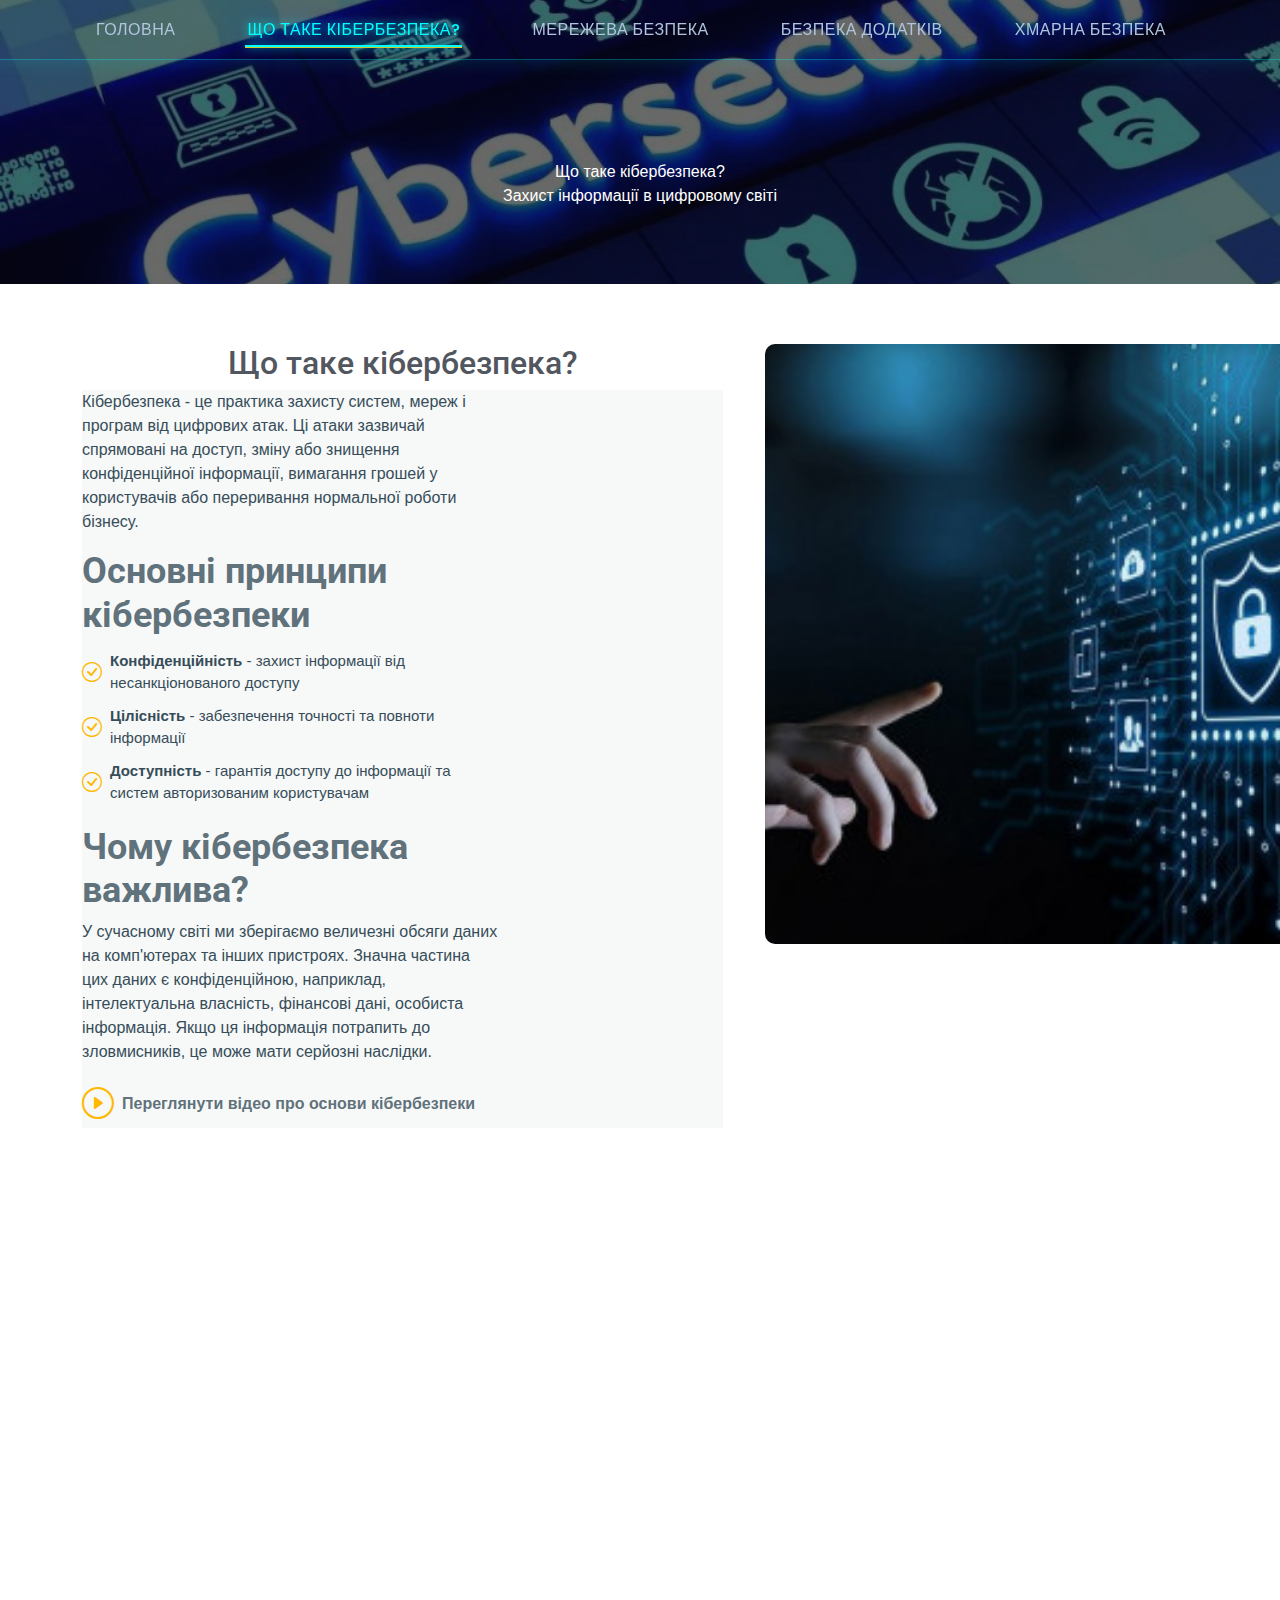
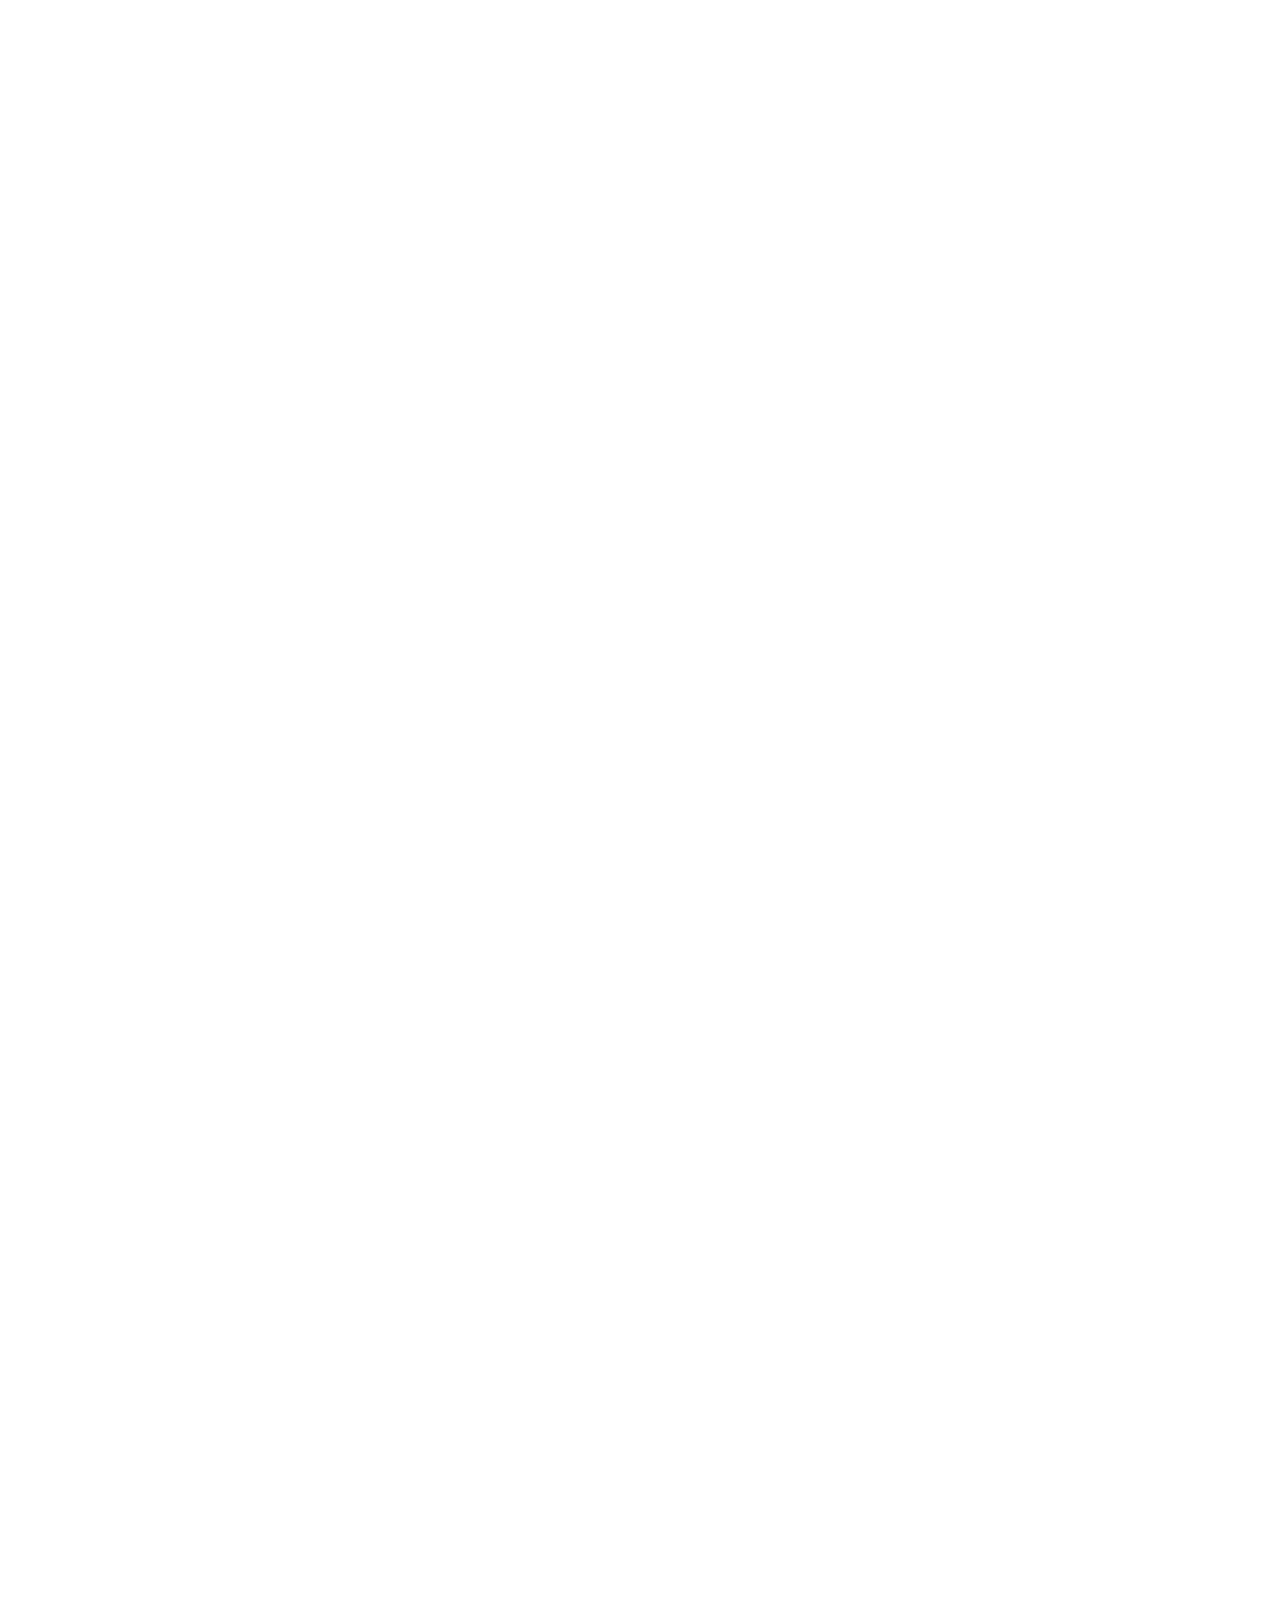
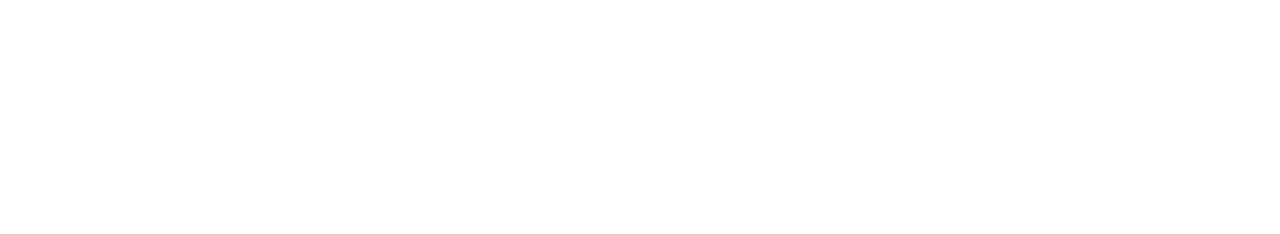
<file: about.html>
<!DOCTYPE html>
<html lang="uk">

<head>
  <meta charset="utf-8">
  <meta content="width=device-width, initial-scale=1.0" name="viewport">
  <title>Що таке кібербезпека? - Основи кібербезпеки</title>
  <meta name="description" content="Дізнайтеся, що таке кібербезпека, які загрози існують у цифровому світі та як захистити себе та свої дані">
  <meta name="keywords" content="кібербезпека, кіберзагрози, захист даних, інформаційна безпека">

  <link href="assets/img/favicon.png" rel="icon">
  <link href="assets/img/apple-touch-icon.png" rel="apple-touch-icon">

  <link href="https://fonts.googleapis.com" rel="preconnect">
  <link href="https://fonts.gstatic.com" rel="preconnect" crossorigin>
  <link href="https://fonts.googleapis.com/css2?family=Roboto:ital,wght@0,100;0,300;0,400;0,500;0,700;0,900;1,100;1,300;1,400;1,500;1,700;1,900&family=Open+Sans:ital,wght@0,300;0,400;0,500;0,600;0,700;0,800;1,300;1,400;1,500;1,600;1,700;1,800&family=Poppins:ital,wght@0,100;0,200;0,300;0,400;0,500;0,600;0,700;0,800;0,900;1,100;1,200;1,300;1,400;1,500;1,600;1,700;1,800;1,900&display=swap" rel="stylesheet">

  <link href="assets/vendor/bootstrap/css/bootstrap.min.css" rel="stylesheet">
  <link href="assets/vendor/bootstrap-icons/bootstrap-icons.css" rel="stylesheet">
  <link href="assets/vendor/aos/aos.css" rel="stylesheet">
  <link href="assets/vendor/fontawesome-free/css/all.min.css" rel="stylesheet">
  <link href="assets/vendor/glightbox/css/glightbox.min.css" rel="stylesheet">
  <link href="assets/vendor/swiper/swiper-bundle.min.css" rel="stylesheet">

  <link href="assets/css/main.css" rel="stylesheet">

</head>
  <style>
/* === Кібер-шапка === */
body {
  margin: 0;
  background: #000814;
  font-family: 'Orbitron', sans-serif;
  color: #00ffff;
}

/* Шапка */
.header {
  width: 100%;
  height: 60px;
  border-bottom: 1px solid rgba(0, 255, 255, 0.3);
  box-shadow: 0 0 20px rgba(0, 255, 255, 0.15);
  position: fixed;
  top: 0;
  left: 0;
  z-index: 100;
}

.container-xl {
  max-width: 1200px;
  margin: 0 auto;
  padding: 15px 40px;
  display: flex;
  align-items: center;
  justify-content: space-between;
}

/* Логотип */
.logo {
  font-size: 1.5rem;
  color: #00e6e6;
  text-shadow: 0 0 10px #00ffff, 0 0 20px #0074D9;
  margin: 0;
  transition: 0.3s;
}
.logo span {
  color: #ffff00;
}

/* Меню */
.navmenu ul {
  list-style: none;
  display: flex;
  gap: 40px;
  margin: 0;
  padding: 0;
}

.navmenu a {
  color: #b0c4de;
  text-decoration: none;
  font-size: 1rem;
  letter-spacing: 0.5px;
  position: relative;
  transition: 0.3s ease;
}

.navmenu a:hover,
.navmenu a.active {
  color: #00ffff;
  text-shadow: 0 0 10px #00ffff, 0 0 30px #0074D9;
}

.navmenu a::after {
  content: "";
  position: absolute;
  bottom: -5px;
  left: 0;
  width: 0%;
  height: 2px;
  background: #00ffff;
  box-shadow: 0 0 10px #00ffff;
  transition: width 0.3s;
}

.navmenu a:hover::after,
.navmenu a.active::after {
  width: 100%;
}
</style>


<style>
  body {
    background-color: #0051fe;
    font-family: 'Orbitron', sans-serif;
    color: #00ffff;
    margin: 0;
    overflow-x: hidden;
  }

  /* Навігаційна панель */
  .navbar {
    display: flex;
    justify-content: flex-end;
    align-items: center;
    padding: 20px 60px;
    background: rgba(0, 10, 20, 0.8);
    border-bottom: 1px solid #00ffff40;
    position: fixed;
    top: 0;
    width: 100%;
    z-index: 100;
    backdrop-filter: blur(10px);
  }

  .navbar a {
    color: #00ffff;
    text-decoration: none;
    margin-left: 30px;
    font-size: 1.1rem;
    text-transform: uppercase;
    letter-spacing: 1px;
    transition: color 0.3s, text-shadow 0.3s;
  }

  .navbar a:hover {
    color: #00e6e6;
    text-shadow: 0 0 10px #00ffff, 0 0 20px #0074D9;
  }

  /* Герой-секція */
  .hero {
    background: radial-gradient(circle at center, #001f3f 0%, #000814 100%);
    text-align: center;
    padding: 160px 20px 120px;
    position: relative;
    overflow: hidden;
  }

  .hero::before {
    content: "";
    position: absolute;
    top: -50%;
    left: -50%;
    width: 200%;
    height: 200%;
    background: conic-gradient(from 0deg, #00ffff, #0074D9, #001f3f, #00ffff);
    animation: rotate 10s linear infinite;
    filter: blur(80px);
    opacity: 0.15;
  }

  .hero h1 {
    font-size: 3rem;
    color: #00e6e6;
    text-shadow: 0 0 15px #00ffff, 0 0 30px #0074D9;
    z-index: 2;
    position: relative;
    animation: glow 3s ease-in-out infinite alternate;
    margin-bottom: 40px;
  }

  .hero img {
    width: 200px;
    opacity: 0.9;
    animation: float 4s ease-in-out infinite;
    z-index: 2;
    position: relative;
    transition: transform 0.4s, filter 0.4s;
  }

  .hero img:hover {
    transform: scale(1.1) rotate(5deg);
    filter: drop-shadow(0 0 20px #00ffff);
  }

  .module-item {
    background: rgba(215, 228, 241, 0.8);
    border: 1px solid #00ffff40;
    border-radius: 12px;
    padding: 20px;
    margin: 40px auto;
    max-width: 400px;
    box-shadow: 0 0 15px rgba(0,255,255,0.2);
    transition: transform 0.3s, box-shadow 0.3s;
  }

  .module-item:hover {
    transform: translateY(-8px) scale(1.03);
    box-shadow: 0 0 25px rgba(0,255,255,0.5);
  }

  @keyframes rotate {
    from { transform: rotate(0deg); }
    to { transform: rotate(360deg); }
  }

  @keyframes glow {
    from {
      text-shadow: 0 0 10px #0074D9, 0 0 20px #00ffff;
    }
    to {
      text-shadow: 0 0 25px #00ffff, 0 0 50px #0074D9;
    }
  }

  @keyframes float {
    0%, 100% {
      transform: translateY(0);
    }
    50% {
      transform: translateY(-10px);
    }
  }
</style>
<body class="about-page">

  <header id="header" class="header d-flex align-items-center fixed-top">
    <div class="container-fluid container-xl position-relative d-flex align-items-center justify-content-between">
      <nav id="navmenu" class="navmenu">
        <ul>
          <li><a href="index.html">Головна</a></li>
          <li><a href="about.html" class="active">Що таке кібербезпека?</a></li>
          <li><a href="Мережева безпека.html">Мережева безпека</a></li>
          <li><a href="Безпека додатків.html" >Безпека додатків</a></li>
          <li><a href="Хмарна безпека.html" >Хмарна безпека</a></li>
        </ul>
        <i class="mobile-nav-toggle d-xl-none bi bi-list"></i>
      </nav>

    </div>
  </header>

  <main class="main">

    <div class="page-title dark-background" style="background-image: url(assets/img/1.jpeg);">
      <div class="container position-relative">
        <h1">Що таке кібербезпека?</h1>
        <p class="subtitle">Захист інформації в цифровому світі</p>
      </div>
    </div>

    <section id="about" class="about section">

      <div class="container">

        <div class="row position-relative">

          <div class="col-lg-7 about-img" data-aos="zoom-out" data-aos-delay="200">
            <img src="assets/img/1-253_i.jpg" alt="Концепція кібербезпеки" class="custom-img">
          </div>

          <div class="col-lg-7" data-aos="fade-up" data-aos-delay="100">
            <h2 class="text-center" >Що таке кібербезпека?</h2>
            <div class="our-story">
              <p>Кібербезпека - це практика захисту систем, мереж і програм від цифрових атак. Ці атаки зазвичай спрямовані на доступ, зміну або знищення конфіденційної інформації, вимагання грошей у користувачів або переривання нормальної роботи бізнесу.</p>
              
              <h3>Основні принципи кібербезпеки</h3>
              <ul>
                <li><i class="bi bi-check-circle"></i> <span><strong>Конфіденційність</strong> - захист інформації від несанкціонованого доступу</span></li>
                <li><i class="bi bi-check-circle"></i> <span><strong>Цілісність</strong> - забезпечення точності та повноти інформації</span></li>
                <li><i class="bi bi-check-circle"></i> <span><strong>Доступність</strong> - гарантія доступу до інформації та систем авторизованим користувачам</span></li>
              </ul>
              
              <h3>Чому кібербезпека важлива?</h3>
              <p>У сучасному світі ми зберігаємо величезні обсяги даних на комп'ютерах та інших пристроях. Значна частина цих даних є конфіденційною, наприклад, інтелектуальна власність, фінансові дані, особиста інформація. Якщо ця інформація потрапить до зловмисників, це може мати серйозні наслідки.</p>

              <div class="watch-video d-flex align-items-center position-relative">
                <i class="bi bi-play-circle"></i>
                <a href="https://www.youtube.com/watch?v=inWWhr5tnEA" class="glightbox stretched-link">Переглянути відео про основи кібербезпеки</a>
              </div>
            </div>
          </div>

        </div>

      </div>

    </section>

    <section id="stats-counter" class="stats-counter section">

      <div class="container section-title" data-aos="fade-up">
        <h2>Кіберзагрози в цифрах</h2>
        <p>Статистика свідчить про зростання кіберзлочинності по всьому світу</p>
      </div>

      <div class="container" data-aos="fade-up" data-aos-delay="100">

        <div class="row gy-4">

          <div class="col-lg-3 col-md-6">
            <div class="stats-item d-flex align-items-center w-100 h-100">
              <i class="bi bi-shield-exclamation color-blue flex-shrink-0"></i>
              <div>
                <span data-purecounter-start="0" data-purecounter-end="2361" data-purecounter-duration="1" class="purecounter"></span>
                <p>Кібератак щодня</p>
              </div>
            </div>
          </div>

          <div class="col-lg-3 col-md-6">
            <div class="stats-item d-flex align-items-center w-100 h-100">
              <i class="bi bi-currency-dollar color-orange flex-shrink-0"></i>
              <div>
                <span data-purecounter-start="0" data-purecounter-end="6" data-purecounter-duration="1" class="purecounter"></span>
                <p>Трильйонів $ збитків щороку</p>
              </div>
            </div>
          </div>

          <div class="col-lg-3 col-md-6">
            <div class="stats-item d-flex align-items-center w-100 h-100">
              <i class="bi bi-clock color-green flex-shrink-0"></i>
              <div>
                <span data-purecounter-start="0" data-purecounter-end="287" data-purecounter-duration="1" class="purecounter"></span>
                <p>Днів на виявлення порушення</p>
              </div>
            </div>
          </div>

          <div class="col-lg-3 col-md-6">
            <div class="stats-item d-flex align-items-center w-100 h-100">
              <i class="bi bi-person-check color-pink flex-shrink-0"></i>
              <div>
                <span data-purecounter-start="0" data-purecounter-end="3.5" data-purecounter-duration="1" class="purecounter"></span>
                <p>Мільйонів фахівців потрібно</p>
              </div>
            </div>
          </div>

        </div>

      </div>

    </section>

    <section id="alt-services" class="alt-services section">

      <div class="container">

        <div class="row justify-content-around gy-4">
          <div class="features-image col-lg-6" data-aos="fade-up" data-aos-delay="100">
            <img src="assets/img/64_main.jpg" alt="Типи кіберзагроз">
          </div>

          <div class="col-lg-5 d-flex flex-column justify-content-center" data-aos="fade-up" data-aos-delay="200">
            <h3>Основні типи кіберзагроз</h3>
            <p>Кіберзагрози постійно еволюціонують, але деякі з них залишаються найпоширенішими та найнебезпечнішими</p>

            <div class="icon-box d-flex position-relative" data-aos="fade-up" data-aos-delay="300">
              <i class="bi bi-shield-exclamation flex-shrink-0"></i>
              <div>
                <h4><a>Віруси та шкідливе ПЗ</a></h4>
                <p>Програмне забезпечення, призначене для пошкодження комп'ютерів, серверів або мереж</p>
              </div>
            </div>

            <div class="icon-box d-flex position-relative" data-aos="fade-up" data-aos-delay="400">
              <i class="bi bi-lock flex-shrink-0"></i>
              <div>
                <h4><a>Фішинг</a></h4>
                <p>Спроба отримати конфіденційну інформацію шляхом маскування під заслужену особу або компанію</p>
              </div>
            </div>

            <div class="icon-box d-flex position-relative" data-aos="fade-up" data-aos-delay="500">
              <i class="bi bi-key flex-shrink-0"></i>
              <div>
                <h4><a href="" class="stretched-link">Атаки на паролі</a></h4>
                <p>Методи злому паролів, включаючи брутфорс-атаки та соціальну інженерію</p>
              </div>
            </div>

            <div class="icon-box d-flex position-relative" data-aos="fade-up" data-aos-delay="600">
              <i class="bi bi-hdd-network flex-shrink-0"></i>
              <div>
                <h4><a>DDoS-атаки</a></h4>
                <p>Перевантаження системи великою кількістю запитів, що робить її недоступною для законних користувачів</p>
              </div>
            </div>

          </div>
        </div>

      </div>

    </section>

    <section id="alt-services-2" class="alt-services-2 section">

      <div class="container">

        <div class="row justify-content-around gy-4">

          <div class="col-lg-6 d-flex flex-column justify-content-center order-2 order-lg-1" data-aos="fade-up" data-aos-delay="100">
            <h3>Як захистити себе в інтернеті</h3>
            <p>Дотримання основних правил кібергігієни значно знижує ризик стати жертвою кіберзлочинців</p>

            <div class="row">

              <div class="col-lg-6 icon-box d-flex">
                <i class="bi bi-shield-check flex-shrink-0"></i>
                <div>
                  <h4>Використовуйте антивірус</h4>
                  <p>Встановіть та регулярно оновлюйте антивірусне програмне забезпечення</p>
                </div>
              </div>

              <div class="col-lg-6 icon-box d-flex">
                <i class="bi bi-key-fill flex-shrink-0"></i>
                <div>
                  <h4>Сильні паролі</h4>
                  <p>Використовуйте унікальні складні паролі для кожного акаунту</p>
                </div>
              </div>

              <div class="col-lg-6 icon-box d-flex">
                <i class="bi bi-arrow-clockwise flex-shrink-0"></i>
                <div>
                  <h4>Оновлюйте ПЗ</h4>
                  <p>Регулярно встановлюйте оновлення безпеки для операційної системи та програм</p>
                </div>
              </div>

              <div class="col-lg-6 icon-box d-flex">
                <i class="bi bi-eye flex-shrink-0"></i>
                <div>
                  <h4>Уважність до посилань</h4>
                  <p>Не переходьте за підозрілими посиланнями та не відкривайте невідомі вкладення</p>
                </div>
              </div>

            </div>

          </div>

          <div class="features-image col-lg-5 order-1 order-lg-2" data-aos="fade-up" data-aos-delay="200">
            <img src="assets/img/2.jpg" alt="Безпека в інтернеті">
          </div>

        </div>

      </div>

    </section>

    <section id="team" class="team section">

      <div class="container section-title" data-aos="fade-up">
        <h2>Галузі кібербезпеки</h2>
        <p>Кібербезпека охоплює різні напрямки, кожен з яких вирішує специфічні завдання захисту</p>
      </div>

      <div class="container">

        <div class="row gy-5">

          <div class="col-lg-4 col-md-6 member" data-aos="fade-up" data-aos-delay="100">
            <div class="member-img">
              <img src="assets/img/Мережева безпека.jpeg" class="img-fluid" alt="Мережева безпека">
            </div>
            <div class="member-info text-center">
              <h4>Мережева безпека</h4>
              <span>Захист мережевої інфраструктури</span>
              <p>Заходи щодо захисту мережі від несанкціонованого доступу, зловмисних атак та інших загроз</p>
            </div>
          </div>

          <div class="col-lg-4 col-md-6 member" data-aos="fade-up" data-aos-delay="200">
            <div class="member-img">
              <img src="assets/img/Безпека додатківЗахист програмного забезпечення.png" class="img-fluid" alt="Безпека додатків">
            </div>
            <div class="member-info text-center">
              <h4>Безпека додатків</h4>
              <span>Захист програмного забезпечення</span>
              <p>Запобігання вразливостям у програмному забезпеченні протягом всього життєвого циклу розробки</p>
            </div>
          </div>

          <div class="col-lg-4 col-md-6 member" data-aos="fade-up" data-aos-delay="300">
            <div class="member-img">
              <img src="assets/img/Хмарна безпекаЗахист хмарних сервісів.jpg" class="img-fluid" alt="Хмарна безпека">
            </div>
            <div class="member-info text-center">
              <h4>Хмарна безпека</h4>
              <span>Захист хмарних сервісів</span>
              <p>Забезпечення безпеки даних, додатків та інфраструктури в хмарних середовищах</p>
            </div>
          </div>

        </div>

      </div>

    </section>

  </main>

  <a href="#" id="scroll-top" class="scroll-top d-flex align-items-center justify-content-center"><i class="bi bi-arrow-up-short"></i></a>

  <div id="preloader"></div>

  <script src="assets/vendor/bootstrap/js/bootstrap.bundle.min.js"></script>
  <script src="assets/vendor/php-email-form/validate.js"></script>
  <script src="assets/vendor/aos/aos.js"></script>
  <script src="assets/vendor/glightbox/js/glightbox.min.js"></script>
  <script src="assets/vendor/imagesloaded/imagesloaded.pkgd.min.js"></script>
  <script src="assets/vendor/isotope-layout/isotope.pkgd.min.js"></script>
  <script src="assets/vendor/swiper/swiper-bundle.min.js"></script>
  <script src="assets/vendor/purecounter/purecounter_vanilla.js"></script>

  <script src="assets/js/main.js"></script>

</body>

</html>
</file>
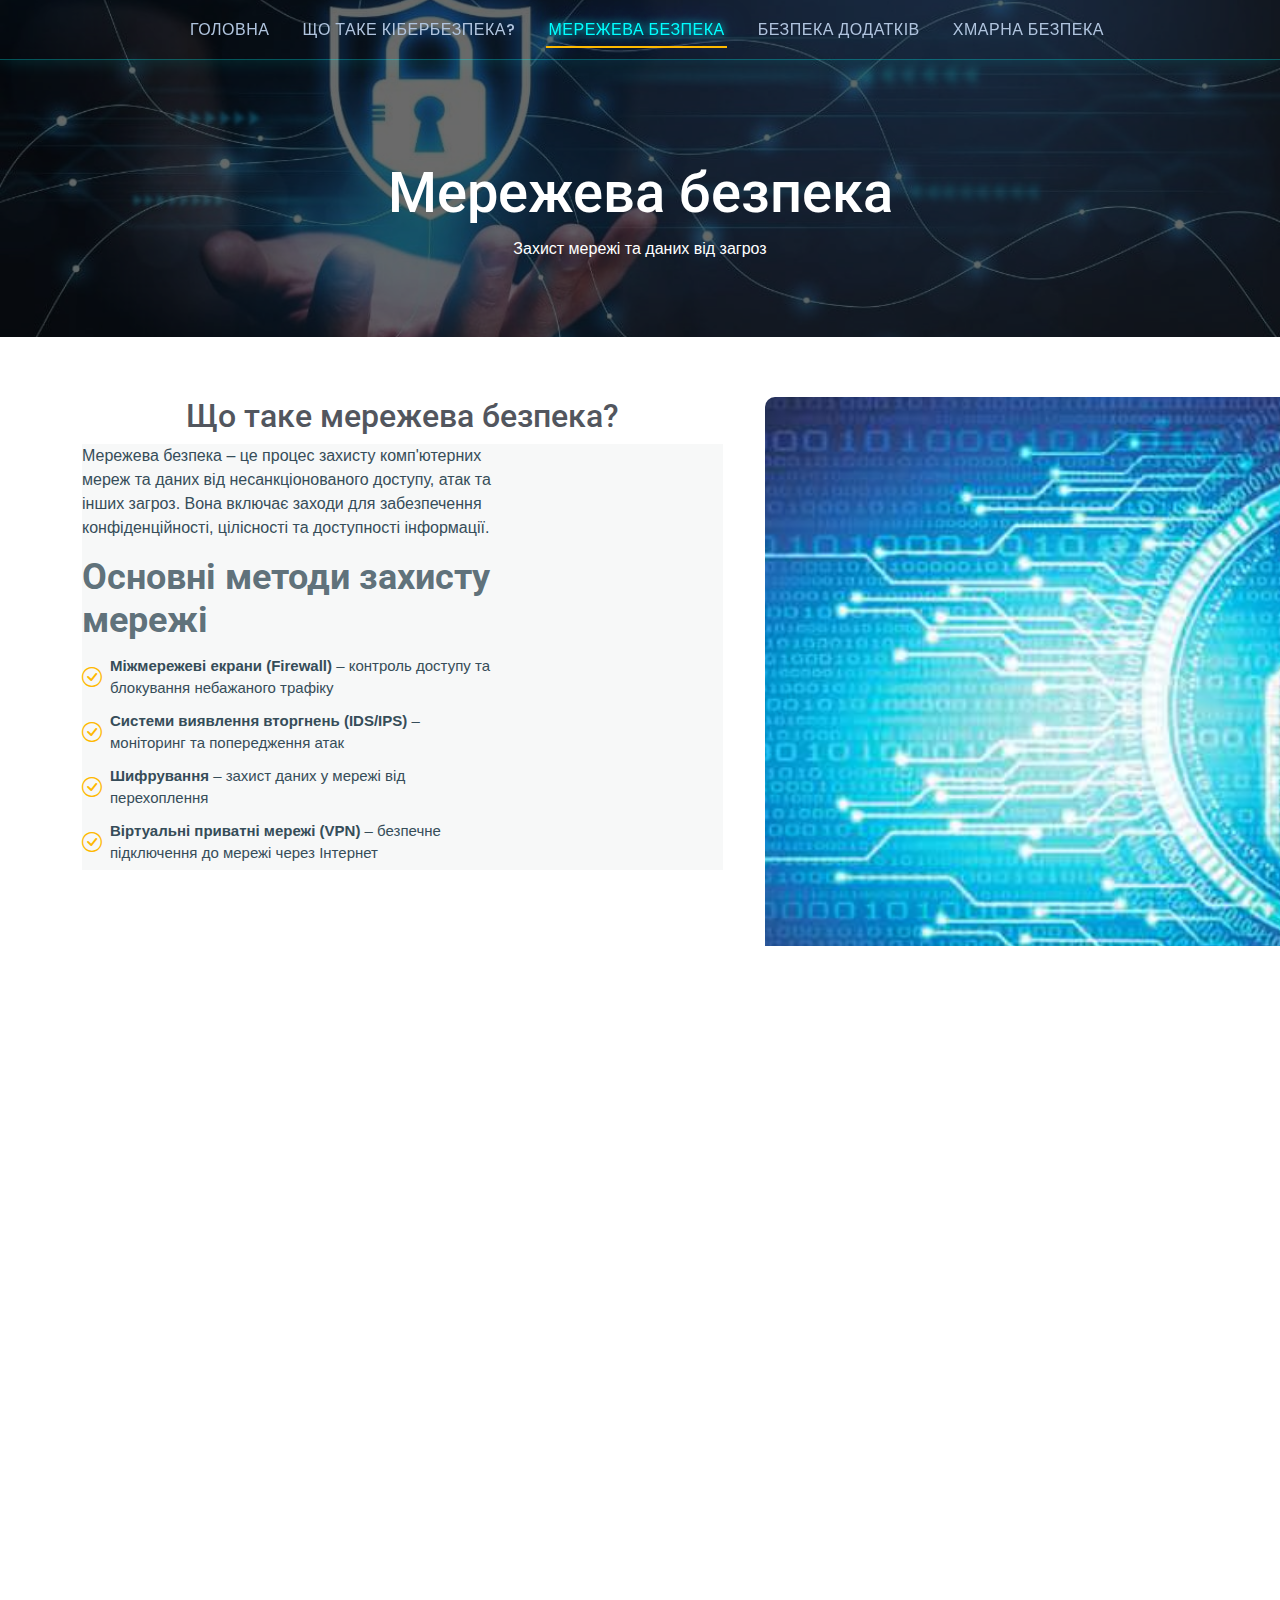
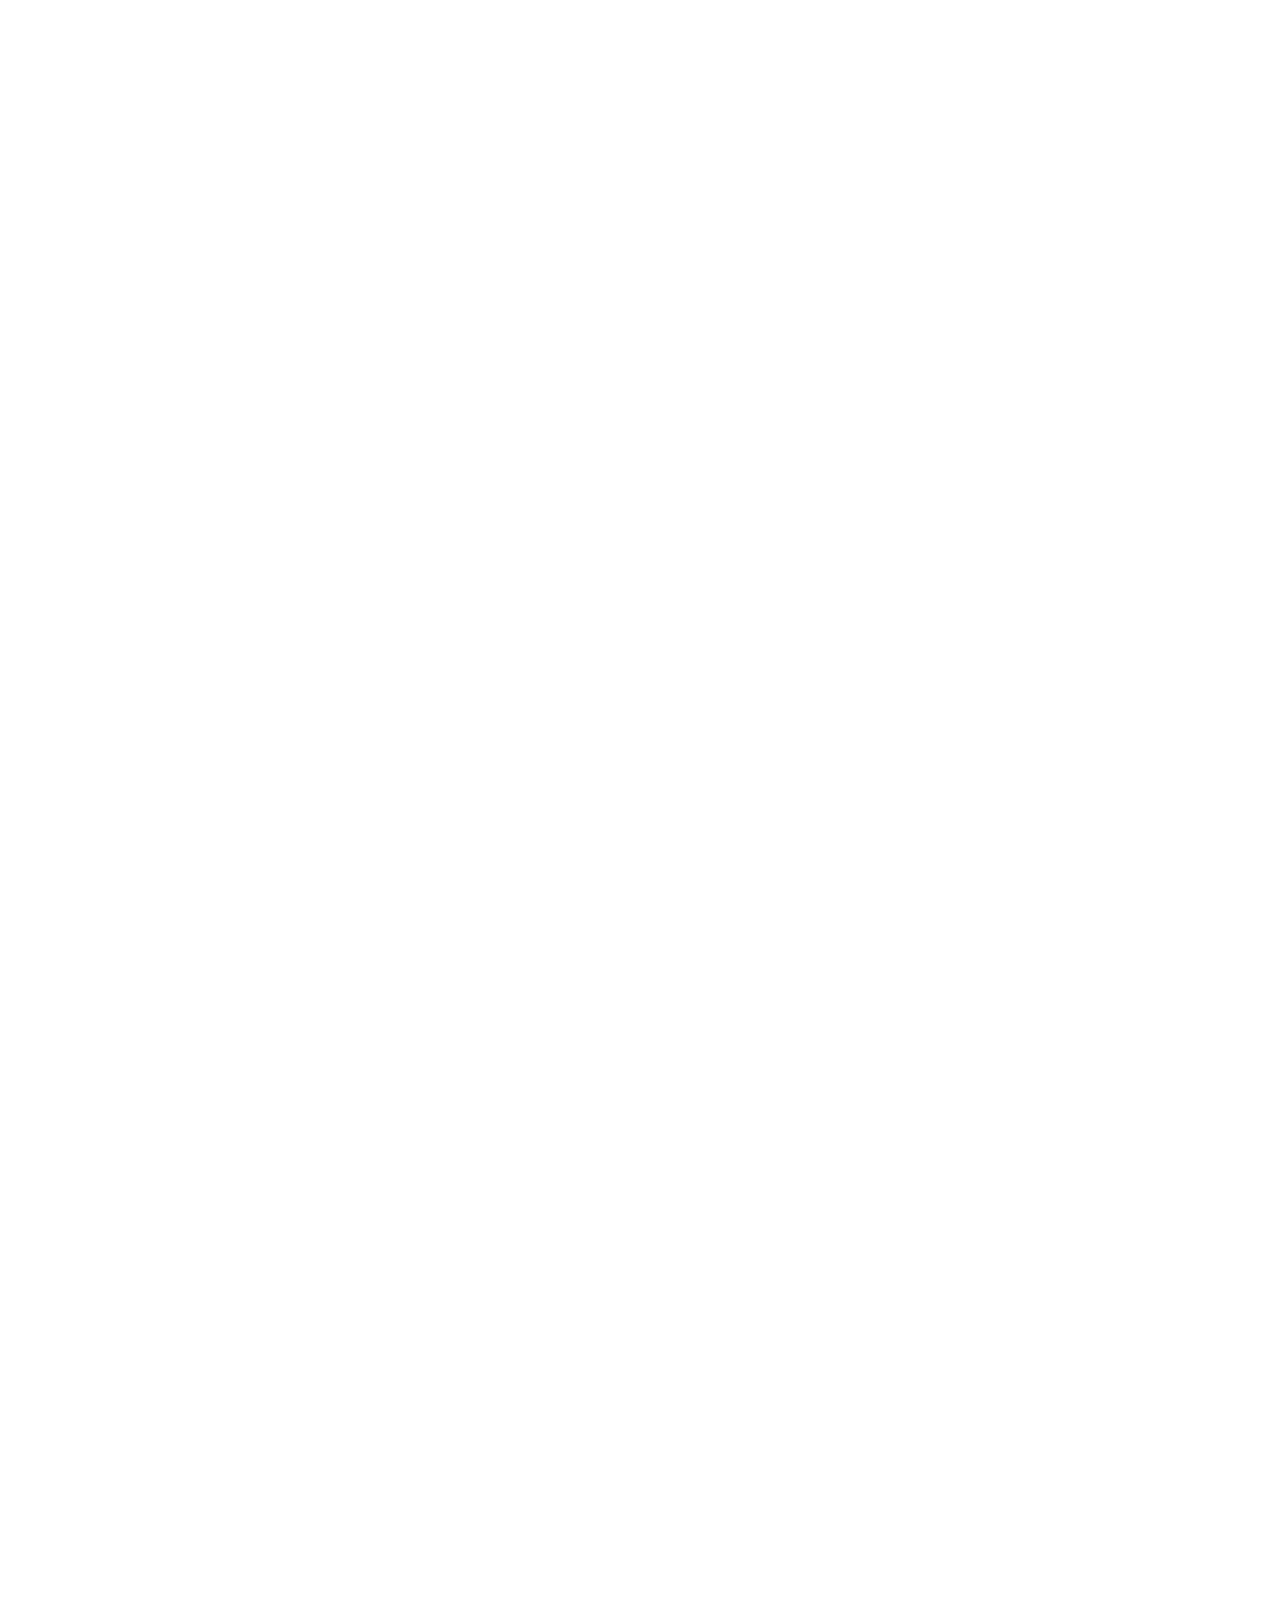
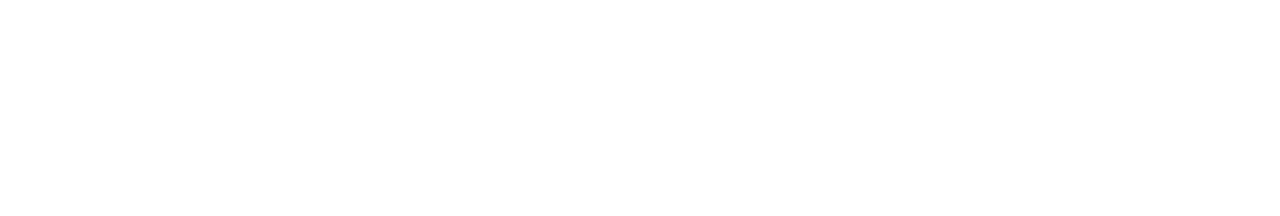
<file: Мережева безпека.html>
<!DOCTYPE html>
<html lang="uk">

<head>
  <meta charset="utf-8">
  <meta content="width=device-width, initial-scale=1.0" name="viewport">
  <title>Мережева безпека - Захист мережі</title>
  <meta name="description" content="Дізнайтеся про мережеву безпеку, загрози для мереж і методи захисту інформації в мережах.">
  <meta name="keywords" content="мережева безпека, захист мережі, кібербезпека, інформаційна безпека">

  <link href="assets/img/favicon.png" rel="icon">
  <link href="assets/img/apple-touch-icon.png" rel="apple-touch-icon">

  <link href="https://fonts.googleapis.com" rel="preconnect">
  <link href="https://fonts.gstatic.com" rel="preconnect" crossorigin>
  <link href="https://fonts.googleapis.com/css2?family=Roboto:ital,wght@0,100;0,300;0,400;0,500;0,700;0,900;1,100;1,300;1,400;1,500;1,700;1,900&family=Open+Sans:ital,wght@0,300;0,400;0,500;0,600;0,700;0,800;1,300;1,400;1,500;1,600;1,700;1,800&family=Poppins:ital,wght@0,100;0,200;0,300;0,400;0,500;0,600;0,700;0,800;0,900;1,100;1,200;1,300;1,400;1,500;1,600;1,700;1,800;1,900&display=swap" rel="stylesheet">

  <link href="assets/vendor/bootstrap/css/bootstrap.min.css" rel="stylesheet">
  <link href="assets/vendor/bootstrap-icons/bootstrap-icons.css" rel="stylesheet">
  <link href="assets/vendor/aos/aos.css" rel="stylesheet">
  <link href="assets/vendor/fontawesome-free/css/all.min.css" rel="stylesheet">
  <link href="assets/vendor/glightbox/css/glightbox.min.css" rel="stylesheet">
  <link href="assets/vendor/swiper/swiper-bundle.min.css" rel="stylesheet">

  <link href="assets/css/main.css" rel="stylesheet">
</head>

<style>
  body {
    background-color: #000814;
    font-family: 'Orbitron', sans-serif;
    color: #00ffff;
    margin: 0;
    overflow-x: hidden;
  }

  /* Шапка */
  .header {
    width: 100%;
    height: 60px;
    border-bottom: 1px solid rgba(0, 255, 255, 0.3);
    box-shadow: 0 0 20px rgba(0, 255, 255, 0.15);
    position: fixed;
    top: 0;
    left: 0;
    z-index: 100;
  }

  .container-xl {
    max-width: 1200px;
    margin: 0 auto;
    padding: 15px 40px;
    display: flex;
    align-items: center;
    justify-content: space-between;
  }

  .logo {
    font-size: 1.5rem;
    color: #00e6e6;
    text-shadow: 0 0 10px #00ffff, 0 0 20px #0074D9;
    margin: 0;
    transition: 0.3s;
  }

  .logo span {
    color: #ffff00;
  }

  .navmenu ul {
    list-style: none;
    display: flex;
    gap: 1px;
    margin: 0;
    padding: 0;
  }

  .navmenu a {
    color: #b0c4de;
    text-decoration: none;
    font-size: 1rem;
    letter-spacing: 0.5px;
    position: relative;
    transition: 0.3s ease;
  }

  .navmenu a:hover,
  .navmenu a.active {
    color: #00ffff;
    text-shadow: 0 0 10px #00ffff, 0 0 30px #0074D9;
  }

  .hero {
    background: radial-gradient(circle at center, #001f3f 0%, #000814 100%);
    text-align: center;
    padding: 160px 20px 120px;
    position: relative;
    overflow: hidden;
  }

  .hero::before {
    content: "";
    position: absolute;
    top: -50%;
    left: -50%;
    width: 200%;
    height: 200%;
    background: conic-gradient(from 0deg, #00ffff, #0074D9, #001f3f, #00ffff);
    animation: rotate 10s linear infinite;
    filter: blur(80px);
    opacity: 0.15;
  }

  .hero h1 {
    font-size: 3rem;
    color: #00e6e6;
    text-shadow: 0 0 15px #00ffff, 0 0 30px #0074D9;
    z-index: 2;
    position: relative;
    animation: glow 3s ease-in-out infinite alternate;
    margin-bottom: 40px;
  }

  .hero img {
    width: 200px;
    opacity: 0.9;
    animation: float 4s ease-in-out infinite;
    z-index: 2;
    position: relative;
    transition: transform 0.4s, filter 0.4s;
  }

  .hero img:hover {
    transform: scale(1.1) rotate(5deg);
    filter: drop-shadow(0 0 20px #00ffff);
  }

  @keyframes rotate {
    from {
      transform: rotate(0deg);
    }

    to {
      transform: rotate(360deg);
    }
  }

  @keyframes glow {
    from {
      text-shadow: 0 0 10px #0074D9, 0 0 20px #00ffff;
    }

    to {
      text-shadow: 0 0 25px #00ffff, 0 0 50px #0074D9;
    }
  }

  @keyframes float {
    0%,
    100% {
      transform: translateY(0);
    }

    50% {
      transform: translateY(-10px);
    }
  }

  .module-item {
    background: rgba(215, 228, 241, 0.8);
    border: 1px solid #00ffff40;
    border-radius: 12px;
    padding: 20px;
    margin: 40px auto;
    max-width: 400px;
    box-shadow: 0 0 15px rgba(0, 255, 255, 0.2);
    transition: transform 0.3s, box-shadow 0.3s;
  }

  .module-item:hover {
    transform: translateY(-8px) scale(1.03);
    box-shadow: 0 0 25px rgba(0, 255, 255, 0.5);
  }
  .navmenu {
  margin-left: auto; /* автоматично займає вільне місце зліва */
}

</style>

<body class="about-page">

  <header id="header" class="header d-flex align-items-center fixed-top">
    <div class="container-fluid container-xl position-relative d-flex align-items-center justify-content-between">
      <nav id="navmenu" class="navmenu">
        <ul>
          <li><a href="index.html">Головна</a></li>
          <li><a href="about.html">Що таке кібербезпека?</a></li>
          <li><a href="Мережева безпека.html" class="active">Мережева безпека</a></li>
          <li><a href="Безпека додатків.html" >Безпека додатків</a></li>
          <li><a href="Хмарна безпека.html" >Хмарна безпека</a></li>
        </ul>
        <i class="mobile-nav-toggle d-xl-none bi bi-list"></i>
      </nav>

    </div>
  </header>

  <main class="main">

    <div class="page-title dark-background" style="background-image: url(assets/img/merezheva-bezpeka.jpeg);">
      <div class="container position-relative">
        <h1>Мережева безпека</h1>
        <p class="subtitle">Захист мережі та даних від загроз</p>
      </div>
    </div>

    <section id="about" class="about section">

      <div class="container">

        <div class="row position-relative">

          <div class="col-lg-7 about-img" data-aos="zoom-out" data-aos-delay="200">
            <img src="assets/img/news_207_main.jpg" alt="Мережева безпека" class="custom-img">
          </div>

          <div class="col-lg-7" data-aos="fade-up" data-aos-delay="100">
            <h2 class="text-center">Що таке мережевa безпека?</h2>
            <div class="our-story">
              <p>Мережева безпека – це процес захисту комп'ютерних мереж та даних від несанкціонованого доступу, атак та інших загроз. Вона включає заходи для забезпечення конфіденційності, цілісності та доступності інформації.</p>

              <h3>Основні методи захисту мережі</h3>
              <ul>
                <li><i class="bi bi-check-circle"></i> <span><strong>Міжмережеві екрани (Firewall)</strong> – контроль доступу та блокування небажаного трафіку</span></li>
                <li><i class="bi bi-check-circle"></i> <span><strong>Системи виявлення вторгнень (IDS/IPS)</strong> – моніторинг та попередження атак</span></li>
                <li><i class="bi bi-check-circle"></i> <span><strong>Шифрування</strong> – захист даних у мережі від перехоплення</span></li>
                <li><i class="bi bi-check-circle"></i> <span><strong>Віртуальні приватні мережі (VPN)</strong> – безпечне підключення до мережі через Інтернет</span></li>
              </ul>
            </div>
          </div>

        </div>

      </div>

    </section>

    <section id="stats-counter" class="stats-counter section">

      <div class="container section-title" data-aos="fade-up">
        <h2>Загрози мережам</h2>
        <p>Статистика загроз у мережах показує важливість мережевої безпеки</p>
      </div>

      <div class="container" data-aos="fade-up" data-aos-delay="100">

        <div class="row gy-4">

          <div class="col-lg-3 col-md-6">
            <div class="stats-item d-flex align-items-center w-100 h-100">
              <i class="bi bi-shield-exclamation color-blue flex-shrink-0"></i>
              <div>
                <span data-purecounter-start="0" data-purecounter-end="1500" data-purecounter-duration="1" class="purecounter"></span>
                <p>Атак на мережі щодня</p>
              </div>
            </div>
          </div>

          <div class="col-lg-3 col-md-6">
            <div class="stats-item d-flex align-items-center w-100 h-100">
              <i class="bi bi-currency-dollar color-orange flex-shrink-0"></i>
              <div>
                <span data-purecounter-start="0" data-purecounter-end="5" data-purecounter-duration="1" class="purecounter"></span>
                <p>Мільярдів $ збитків щороку</p>
              </div>
            </div>
          </div>

          <div class="col-lg-3 col-md-6">
            <div class="stats-item d-flex align-items-center w-100 h-100">
              <i class="bi bi-clock color-green flex-shrink-0"></i>
              <div>
                <span data-purecounter-start="0" data-purecounter-end="200" data-purecounter-duration="1" class="purecounter"></span>
                <p>Днів на виявлення порушення</p>
              </div>
            </div>
          </div>

          <div class="col-lg-3 col-md-6">
            <div class="stats-item d-flex align-items-center w-100 h-100">
              <i class="bi bi-person-check color-pink flex-shrink-0"></i>
              <div>
                <span data-purecounter-start="0" data-purecounter-end="2.5" data-purecounter-duration="1" class="purecounter"></span>
                <p>Мільйонів фахівців потрібно</p>
              </div>
            </div>
          </div>

        </div>

      </div>

    </section>

    <section id="alt-services" class="alt-services section">

      <div class="container">

        <div class="row justify-content-around gy-4">
          <div class="features-image col-lg-6" data-aos="fade-up" data-aos-delay="100">
            <img src="assets/img/Wi-Fi-Alliance-01.jpg" alt="Мережева безпека">
          </div>

          <div class="col-lg-5 d-flex flex-column justify-content-center" data-aos="fade-up" data-aos-delay="200">
            <h3>Основні загрози мережі</h3>
            <p>Мережеві загрози можуть зруйнувати роботу організацій та призвести до втрати даних</p>

            <div class="icon-box d-flex position-relative" data-aos="fade-up" data-aos-delay="300">
              <i class="bi bi-virus flex-shrink-0"></i>
              <div>
                <h4>Віруси та трояни</h4>
                <p>Шкідливе ПЗ, яке пошкоджує пристрої та мережеві ресурси</p>
              </div>
            </div>

            <div class="icon-box d-flex position-relative" data-aos="fade-up" data-aos-delay="400">
              <i class="bi bi-exclamation-triangle flex-shrink-0"></i>
              <div>
                <h4>DDoS-атаки</h4>
                <p>Перевантаження мережі запитами, що робить її недоступною</p>
              </div>
            </div>

            <div class="icon-box d-flex position-relative" data-aos="fade-up" data-aos-delay="500">
              <i class="bi bi-lock-fill flex-shrink-0"></i>
              <div>
                <h4>Несанкціонований доступ</h4>
                <p>Злом мережевих ресурсів та викрадення даних</p>
              </div>
            </div>

            <div class="icon-box d-flex position-relative" data-aos="fade-up" data-aos-delay="600">
              <i class="bi bi-key-fill flex-shrink-0"></i>
              <div>
                <h4>Атаки на паролі</h4>
                <p>Злом слабких паролів та використання соціальної інженерії</p>
              </div>
            </div>

          </div>
        </div>

      </div>

    </section>

    <section id="alt-services-2" class="alt-services-2 section">

      <div class="container">

        <div class="row justify-content-around gy-4">

          <div class="col-lg-6 d-flex flex-column justify-content-center order-2 order-lg-1" data-aos="fade-up" data-aos-delay="100">
            <h3>Як захистити свою мережу</h3>
            <p>Дотримання правил мережевої безпеки допомагає запобігти атакам та витоку даних</p>

            <div class="row">

              <div class="col-lg-6 icon-box d-flex">
                <i class="bi bi-shield-check flex-shrink-0"></i>
                <div>
                  <h4>Встановлення Firewall</h4>
                  <p>Контролюйте доступ до мережі та блокуйте небажаний трафік</p>
                </div>
              </div>

              <div class="col-lg-6 icon-box d-flex">
                <i class="bi bi-key-fill flex-shrink-0"></i>
                <div>
                  <h4>Сильні паролі</h4>
                  <p>Використовуйте складні та унікальні паролі для доступу до мережі</p>
                </div>
              </div>

              <div class="col-lg-6 icon-box d-flex">
                <i class="bi bi-arrow-clockwise flex-shrink-0"></i>
                <div>
                  <h4>Оновлення систем</h4>
                  <p>Регулярно оновлюйте операційну систему та мережеве ПЗ</p>
                </div>
              </div>

              <div class="col-lg-6 icon-box d-flex">
                <i class="bi bi-vpn-puck flex-shrink-0"></i>
                <div>
                  <h4>VPN та шифрування</h4>

                  <p>Фільтрація трафіку та шифрування даних для безпечного підключення</p>
                </div>
              </div>

              <div class="col-lg-6 icon-box d-flex">
                <i class="bi bi-key-fill flex-shrink-0"></i>
                <div>
                  <h4>Сильні паролі</h4>
                  <p>Унікальні паролі для доступу до мережевих ресурсів</p>
                </div>
              </div>

              <div class="col-lg-6 icon-box d-flex">
                <i class="bi bi-arrow-clockwise flex-shrink-0"></i>
                <div>
                  <h4>Оновлення ПЗ</h4>
                  <p>Регулярне оновлення обладнання та програмного забезпечення</p>
                </div>
              </div>

              <div class="col-lg-6 icon-box d-flex">
                <i class="bi bi-eye flex-shrink-0"></i>
                <div>
                  <h4>Моніторинг мережі</h4>
                  <p>Виявлення підозрілих дій та швидке реагування на загрози</p>
                </div>
              </div>

            </div>

          </div>

          <div class="features-image col-lg-5 order-1 order-lg-2" data-aos="fade-up" data-aos-delay="200">
            <img src="assets/img/01.png" alt="Методи захисту мережі">
          </div>

        </div>

      </div>

    </section>

    <section id="team" class="team section">

      <div class="container section-title" data-aos="fade-up">
        <h2>Галузі мережевої безпеки</h2>
        <p>Різні напрямки забезпечують комплексний захист мереж</p>
      </div>

      <div class="container">

        <div class="row gy-5">

          <div class="col-lg-4 col-md-6 member" data-aos="fade-up" data-aos-delay="100">
            <div class="member-img">
              <img src="assets/img/win-firewall-1.png" class="img-fluid" alt="Міжмережеві екрани">
            </div>
            <div class="member-info text-center">
              <h4>Брандмауери</h4>
              <span>Контроль доступу до мережі</span>
              <p>Фільтрація небажаного трафіку та блокування загроз</p>
            </div>
          </div>

          <div class="col-lg-4 col-md-6 member" data-aos="fade-up" data-aos-delay="200">
            <div class="member-img">
              <img src="assets/img/vpn.png" class="img-fluid" alt="VPN">
            </div>
            <div class="member-info text-center">
              <h4>VPN</h4>
              <span>Шифрування даних</span>
              <p>Забезпечує безпечне з’єднання при роботі в інтернеті</p>
            </div>
          </div>

          <div class="col-lg-4 col-md-6 member" data-aos="fade-up" data-aos-delay="300">
            <div class="member-img">
              <img src="assets/img/17216169.png" class="img-fluid" alt="Моніторинг мережі">
            </div>
            <div class="member-info text-center">
              <h4>Моніторинг мережі</h4>
              <span>Виявлення загроз</span>
              <p>Системи контролю за активністю та захист від атак</p>
            </div>
          </div>

        </div>

      </div>

    </section>


  </main>

  <a href="#" id="scroll-top" class="scroll-top d-flex align-items-center justify-content-center"><i class="bi bi-arrow-up-short"></i></a>

  <div id="preloader"></div>

  <script src="assets/vendor/bootstrap/js/bootstrap.bundle.min.js"></script>
  <script src="assets/vendor/php-email-form/validate.js"></script>
  <script src="assets/vendor/aos/aos.js"></script>
  <script src="assets/vendor/glightbox/js/glightbox.min.js"></script>
  <script src="assets/vendor/imagesloaded/imagesloaded.pkgd.min.js"></script>
  <script src="assets/vendor/isotope-layout/isotope.pkgd.min.js"></script>
  <script src="assets/vendor/swiper/swiper-bundle.min.js"></script>
  <script src="assets/vendor/purecounter/purecounter_vanilla.js"></script>

  <script src="assets/js/main.js"></script>

</body>

</html>
</file>
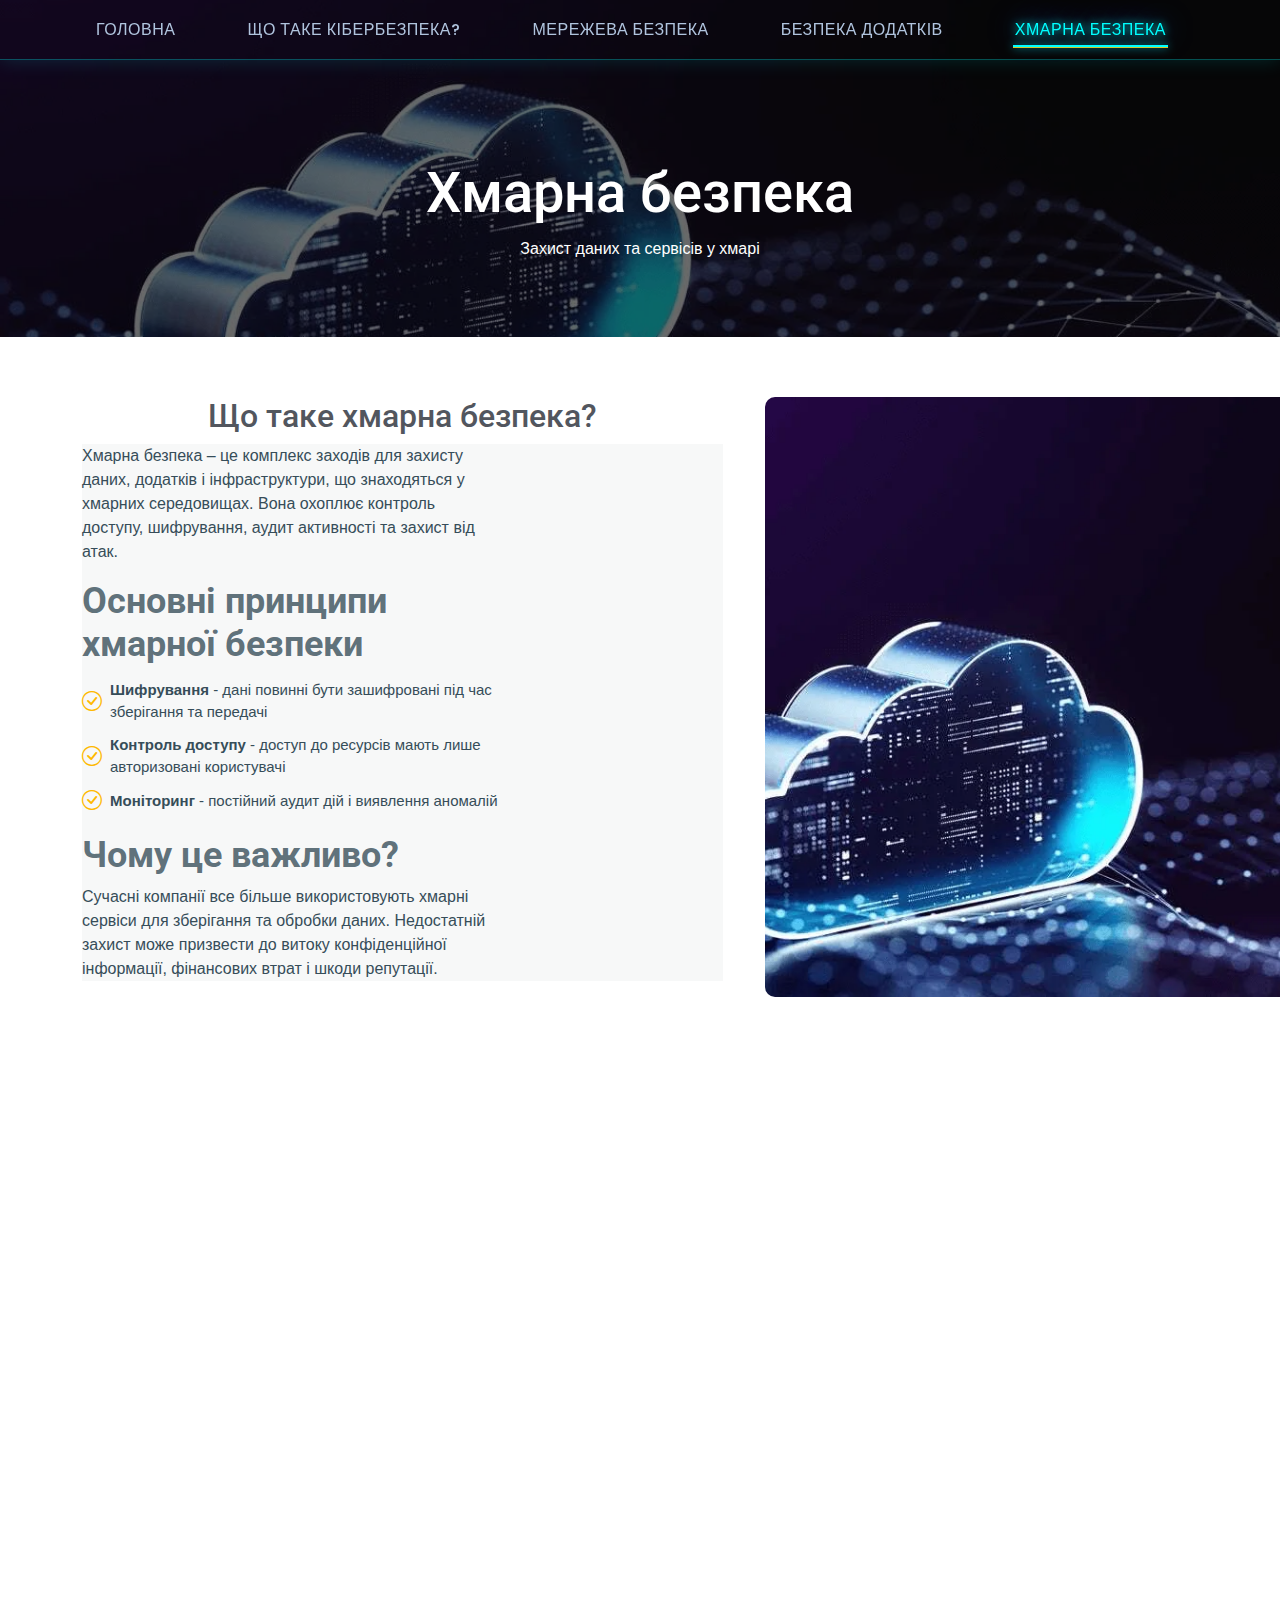
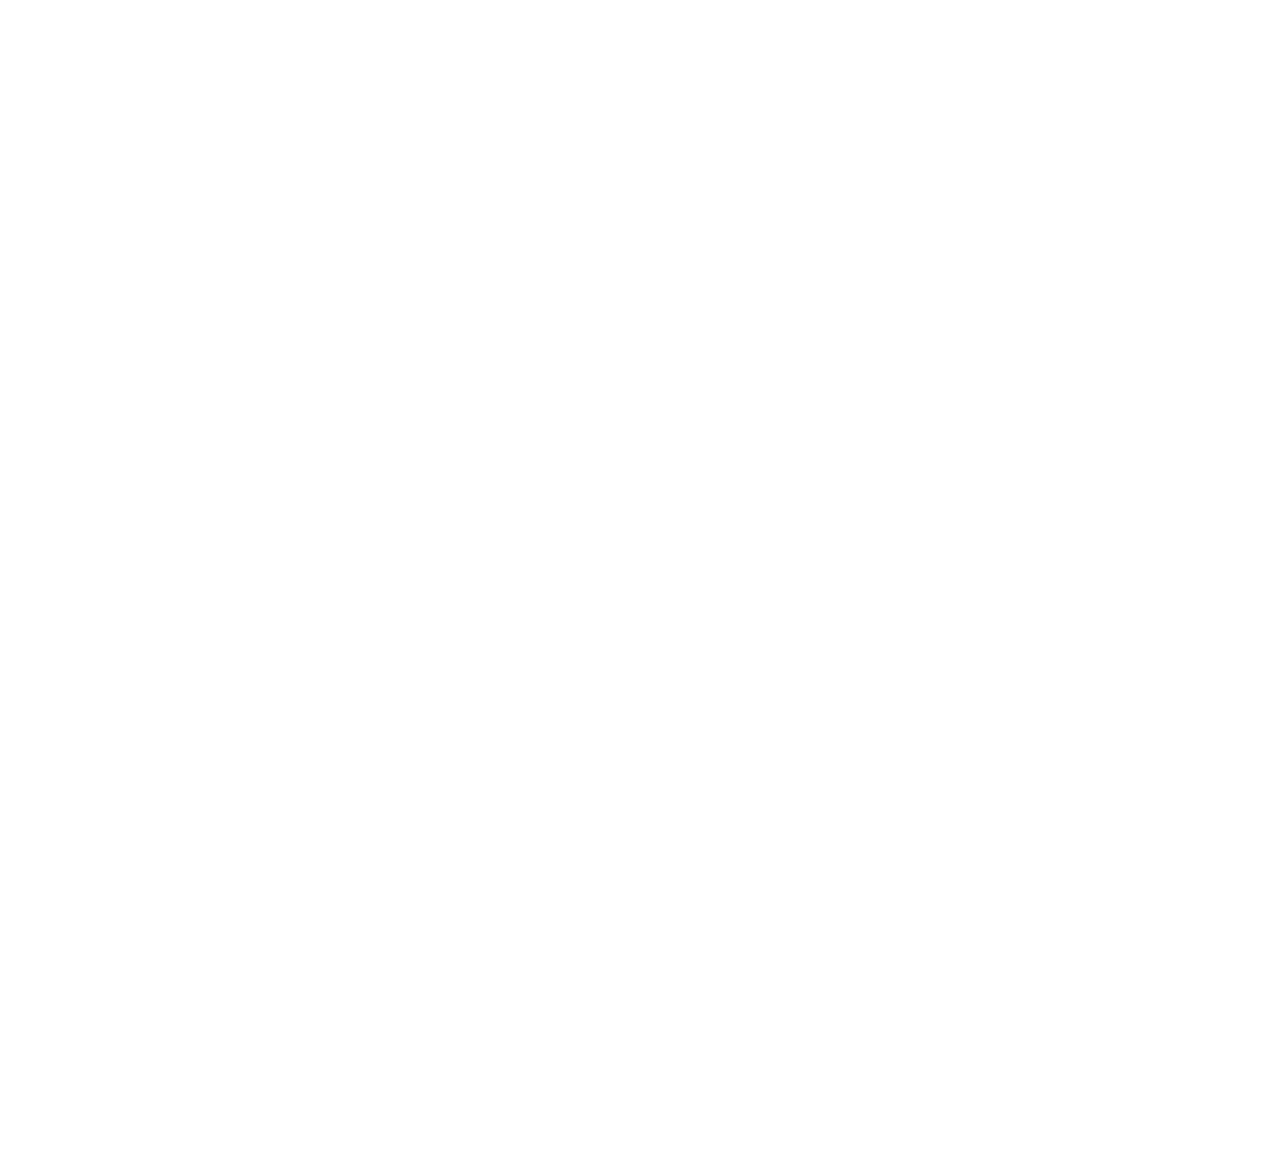
<file: Хмарна безпека.html>
<!DOCTYPE html>
<html lang="uk">

<head>
  <meta charset="utf-8">
  <meta content="width=device-width, initial-scale=1.0" name="viewport">
  <title>Хмарна безпека - Основи кібербезпеки</title>
  <meta name="description" content="Дізнайтеся про хмарну безпеку, загрози в хмарних середовищах та як захистити свої дані">
  <meta name="keywords" content="хмарна безпека, cloud security, захист даних, кібербезпека">

  <link href="assets/img/favicon.png" rel="icon">
  <link href="assets/img/apple-touch-icon.png" rel="apple-touch-icon">

  <link href="https://fonts.googleapis.com" rel="preconnect">
  <link href="https://fonts.gstatic.com" rel="preconnect" crossorigin>
  <link href="https://fonts.googleapis.com/css2?family=Roboto:ital,wght@0,100;0,300;0,400;0,500;0,700;0,900;1,100;1,300;1,400;1,500;1,700;1,900&family=Open+Sans:ital,wght@0,300;0,400;0,500;0,600;0,700;0,800;1,300;1,400;1,500;1,600;1,700;1,800&family=Poppins:ital,wght@0,100;0,200;0,300;0,400;0,500;0,600;0,700;0,800;0,900;1,100;1,200;1,300;1,400;1,500;1,600;1,700;1,800;1,900&display=swap" rel="stylesheet">

  <link href="assets/vendor/bootstrap/css/bootstrap.min.css" rel="stylesheet">
  <link href="assets/vendor/bootstrap-icons/bootstrap-icons.css" rel="stylesheet">
  <link href="assets/vendor/aos/aos.css" rel="stylesheet">
  <link href="assets/vendor/fontawesome-free/css/all.min.css" rel="stylesheet">
  <link href="assets/vendor/glightbox/css/glightbox.min.css" rel="stylesheet">
  <link href="assets/vendor/swiper/swiper-bundle.min.css" rel="stylesheet">

  <link href="assets/css/main.css" rel="stylesheet">

</head>

<style>
/* === Основні стилі === */
body {
  margin: 0;
  background: #000814;
  font-family: 'Orbitron', sans-serif;
  color: #00ffff;
  overflow-x: hidden;
}

/* Шапка */
.header {
  width: 100%;
  height: 60px;
  border-bottom: 1px solid rgba(0, 255, 255, 0.3);
  box-shadow: 0 0 20px rgba(0, 255, 255, 0.15);
  position: fixed;
  top: 0;
  left: 0;
  z-index: 100;
}

.container-xl {
  max-width: 1200px;
  margin: 0 auto;
  padding: 15px 40px;
  display: flex;
  align-items: center;
  justify-content: space-between;
}

/* Логотип */
.logo {
  font-size: 1.5rem;
  color: #00e6e6;
  text-shadow: 0 0 10px #00ffff, 0 0 20px #0074D9;
  margin: 0;
  transition: 0.3s;
}
.logo span {
  color: #ffff00;
}

/* Меню */
.navmenu ul {
  list-style: none;
  display: flex;
  gap: 40px;
  margin: 0;
  padding: 0;
}

.navmenu a {
  color: #b0c4de;
  text-decoration: none;
  font-size: 1rem;
  letter-spacing: 0.5px;
  position: relative;
  transition: 0.3s ease;
}

.navmenu a:hover,
.navmenu a.active {
  color: #00ffff;
  text-shadow: 0 0 10px #00ffff, 0 0 30px #0074D9;
}

.navmenu a::after {
  content: "";
  position: absolute;
  bottom: -5px;
  left: 0;
  width: 0%;
  height: 2px;
  background: #00ffff;
  box-shadow: 0 0 10px #00ffff;
  transition: width 0.3s;
}

.navmenu a:hover::after,
.navmenu a.active::after {
  width: 100%;
}

/* Герой-секція */
.hero {
  background: radial-gradient(circle at center, #001f3f 0%, #000814 100%);
  text-align: center;
  padding: 160px 20px 120px;
  position: relative;
  overflow: hidden;
}

.hero::before {
  content: "";
  position: absolute;
  top: -50%;
  left: -50%;
  width: 200%;
  height: 200%;
  background: conic-gradient(from 0deg, #00ffff, #0074D9, #001f3f, #00ffff);
  animation: rotate 10s linear infinite;
  filter: blur(80px);
  opacity: 0.15;
}

.hero h1 {
  font-size: 3rem;
  color: #00e6e6;
  text-shadow: 0 0 15px #00ffff, 0 0 30px #0074D9;
  z-index: 2;
  position: relative;
  animation: glow 3s ease-in-out infinite alternate;
  margin-bottom: 40px;
}

.hero img {
  width: 200px;
  opacity: 0.9;
  animation: float 4s ease-in-out infinite;
  z-index: 2;
  position: relative;
  transition: transform 0.4s, filter 0.4s;
}

.hero img:hover {
  transform: scale(1.1) rotate(5deg);
  filter: drop-shadow(0 0 20px #00ffff);
}

.module-item {
  background: rgba(215, 228, 241, 0.8);
  border: 1px solid #00ffff40;
  border-radius: 12px;
  padding: 20px;
  margin: 40px auto;
  max-width: 400px;
  box-shadow: 0 0 15px rgba(0,255,255,0.2);
  transition: transform 0.3s, box-shadow 0.3s;
}

.module-item:hover {
  transform: translateY(-8px) scale(1.03);
  box-shadow: 0 0 25px rgba(0,255,255,0.5);
}

@keyframes rotate {
  from { transform: rotate(0deg); }
  to { transform: rotate(360deg); }
}

@keyframes glow {
  from {
    text-shadow: 0 0 10px #0074D9, 0 0 20px #00ffff;
  }
  to {
    text-shadow: 0 0 25px #00ffff, 0 0 50px #0074D9;
  }
}

@keyframes float {
  0%, 100% { transform: translateY(0); }
  50% { transform: translateY(-10px); }
}
</style>

<body class="about-page">

  <header id="header" class="header d-flex align-items-center fixed-top">
    <div class="container-fluid container-xl position-relative d-flex align-items-center justify-content-between">
      <nav id="navmenu" class="navmenu">
        <ul>
          <li><a href="index.html">Головна</a></li>
          <li><a href="about.html">Що таке кібербезпека?</a></li>
          <li><a href="Мережева безпека.html">Мережева безпека</a></li>
          <li><a href="Безпека додатків.html" >Безпека додатків</a></li>
          <li><a href="Хмарна безпека.html" class="active">Хмарна безпека</a></li>
        </ul>
        <i class="mobile-nav-toggle d-xl-none bi bi-list"></i>
      </nav>

    </div>
  </header>

  <main class="main">

    <div class="page-title dark-background" style="background-image: url(assets/img/3-cloud_2.webp);">
      <div class="container position-relative">
        <h1>Хмарна безпека</h1>
        <p class="subtitle">Захист даних та сервісів у хмарі</p>
      </div>
    </div>

    <section id="about" class="about section">

      <div class="container">

        <div class="row position-relative">

          <div class="col-lg-7 about-img" data-aos="zoom-out" data-aos-delay="200">
            <img src="assets/img/3-cloud_2.webp" alt="Хмарна безпека" class="custom-img">
          </div>

          <div class="col-lg-7" data-aos="fade-up" data-aos-delay="100">
            <h2 class="text-center">Що таке хмарна безпека?</h2>
            <div class="our-story">
              <p>Хмарна безпека – це комплекс заходів для захисту даних, додатків і інфраструктури, що знаходяться у хмарних середовищах. Вона охоплює контроль доступу, шифрування, аудит активності та захист від атак.</p>

              <h3>Основні принципи хмарної безпеки</h3>
              <ul>
                <li><i class="bi bi-check-circle"></i> <span><strong>Шифрування</strong> - дані повинні бути зашифровані під час зберігання та передачі</span></li>
                <li><i class="bi bi-check-circle"></i> <span><strong>Контроль доступу</strong> - доступ до ресурсів мають лише авторизовані користувачі</span></li>
                <li><i class="bi bi-check-circle"></i> <span><strong>Моніторинг</strong> - постійний аудит дій і виявлення аномалій</span></li>
              </ul>

              <h3>Чому це важливо?</h3>
              <p>Сучасні компанії все більше використовують хмарні сервіси для зберігання та обробки даних. Недостатній захист може призвести до витоку конфіденційної інформації, фінансових втрат і шкоди репутації.</p>
            </div>
          </div>

        </div>

      </div>

    </section>

    <section id="stats-counter" class="stats-counter section">

      <div class="container section-title" data-aos="fade-up">
        <h2>Кіберзагрози в хмарі</h2>
        <p>Статистика показує, що хмарні сервіси піддаються високому ризику атак</p>
      </div>

      <div class="container" data-aos="fade-up" data-aos-delay="100">

        <div class="row gy-4">

          <div class="col-lg-3 col-md-6">
            <div class="stats-item d-flex align-items-center w-100 h-100">
              <i class="bi bi-shield-exclamation color-blue flex-shrink-0"></i>
              <div>
                <span data-purecounter-start="0" data-purecounter-end="1850" data-purecounter-duration="1" class="purecounter"></span>
                <p>Кібератак на хмари щодня</p>
              </div>
            </div>
          </div>

          <div class="col-lg-3 col-md-6">
            <div class="stats-item d-flex align-items-center w-100 h-100">
              <i class="bi bi-currency-dollar color-orange flex-shrink-0"></i>
              <div>
                <span data-purecounter-start="0" data-purecounter-end="4" data-purecounter-duration="1" class="purecounter"></span>
                <p>Трильйонів $ збитків щороку</p>
              </div>
            </div>
          </div>

          <div class="col-lg-3 col-md-6">
            <div class="stats-item d-flex align-items-center w-100 h-100">
              <i class="bi bi-clock color-green flex-shrink-0"></i>
              <div>
                <span data-purecounter-start="0" data-purecounter-end="200" data-purecounter-duration="1" class="purecounter"></span>
                <p>Днів на виявлення порушення</p>
              </div>
            </div>
          </div>

          <div class="col-lg-3 col-md-6">
            <div class="stats-item d-flex align-items-center w-100 h-100">
              <i class="bi bi-person-check color-pink flex-shrink-0"></i>
              <div>
                <span data-purecounter-start="0" data-purecounter-end="2.8" data-purecounter-duration="1" class="purecounter"></span>
                <p>Мільйонів фахівців потрібно</p>
              </div>
            </div>
          </div>

        </div>

      </div>

    </section>

    <section id="alt-services" class="alt-services section">

      <div class="container">

        <div class="row justify-content-around gy-4">
          <div class="features-image col-lg-6" data-aos="fade-up" data-aos-delay="100">
            <img src="assets/img/Cyber-Securityua_large.jpg" t="Загрози хмари">
          </div>

          <div class="col-lg-5 d-flex flex-column justify-content-center" data-aos="fade-up" data-aos-delay="200">
            <h3>Основні загрози хмарної безпеки</h3>
            <p>Хмарні сервіси стикаються з різними ризиками, які можуть вплинути на конфіденційність та доступність даних</p>

            <div class="icon-box d-flex position-relative" data-aos="fade-up" data-aos-delay="300">
              <i class="bi bi-shield-exclamation flex-shrink-0"></i>
              <div>
                <h4><a>Витік даних</a></h4>
                <p>Несанкціонований доступ до конфіденційної інформації у хмарі</p>
              </div>
            </div>

            <div class="icon-box d-flex position-relative" data-aos="fade-up" data-aos-delay="400">
              <i class="bi bi-lock flex-shrink-0"></i>
              <div>
                <h4><a>Атаки на доступ</a></h4>
                <p>Зловмисники намагаються отримати облікові дані або права доступу</p>
              </div>
            </div>

            <div class="icon-box d-flex position-relative" data-aos="fade-up" data-aos-delay="500">
              <i class="bi bi-cloud-lightning flex-shrink-0"></i>
              <div>
                <h4><a>Зловмисне ПЗ</a></h4>
                <p>Шкідливе програмне забезпечення може бути завантажене або інтегроване у хмарні додатки</p>
              </div>
            </div>

            <div class="icon-box d-flex position-relative" data-aos="fade-up" data-aos-delay="600">
              <i class="bi bi-hdd-network flex-shrink-0"></i>
              <div>
                <h4><a>DDoS-атаки</a></h4>
                <p>Перевантаження серверів хмари, що робить сервіси недоступними</p>
              </div>
            </div>

          </div>
        </div>

      </div>

    </section>

    <section id="alt-services-2" class="alt-services-2 section">

      <div class="container">

        <div class="row justify-content-around gy-4">

          <div class="col-lg-6 d-flex flex-column justify-content-center order-2 order-lg-1" data-aos="fade-up" data-aos-delay="100">
            <h3>Як захистити хмарні сервіси</h3>
            <p>Впровадження правил хмарної безпеки дозволяє зменшити ризик витоку та атак</p>

            <div class="row">

              <div class="col-lg-6 icon-box d-flex">
                <i class="bi bi-shield-check flex-shrink-0"></i>
                <div>
                  <h4>Шифруйте дані</h4>
                  <p>Захищайте дані під час зберігання та передачі</p>
                </div>
              </div>

              <div class="col-lg-6 icon-box d-flex">
                <i class="bi bi-person-check flex-shrink-0"></i>
                <div>
                  <h4>Контролюйте доступ</h4>
                  <p>Дозволяйте доступ тільки авторизованим користувачам</p>
                </div>
              </div>

              <div class="col-lg-6 icon-box d-flex">
                <i class="bi bi-bar-chart-line flex-shrink-0"></i>
                <div>
                  <h4>Моніторинг</h4>
                  <p>Виявляйте аномалії та підозрілі дії в системі</p>
                </div>
              </div>

              <div class="col-lg-6 icon-box d-flex">
                <i class="bi bi-gear-fill flex-shrink-0"></i>
                <div>
                  <h4>Регулярні оновлення</h4>
                  <p>Встановлюйте патчі та оновлення безпеки вчасно</p>
                </div>
              </div>

            </div>

          </div>

          <div class="col-lg-5 order-1 order-lg-2 features-image" data-aos="fade-up" data-aos-delay="200">
            <img src="assets/img/Хмарн-технології.jpg" alt="Захист хмари">
          </div>

        </div>

      </div>

    </section>

  </main>

  <a href="#" id="scroll-top" class="scroll-top d-flex align-items-center justify-content-center"><i class="bi bi-arrow-up-short"></i></a>

  <div id="preloader"></div>

  <script src="assets/vendor/bootstrap/js/bootstrap.bundle.min.js"></script>
  <script src="assets/vendor/php-email-form/validate.js"></script>
  <script src="assets/vendor/aos/aos.js"></script>
  <script src="assets/vendor/glightbox/js/glightbox.min.js"></script>
  <script src="assets/vendor/imagesloaded/imagesloaded.pkgd.min.js"></script>
  <script src="assets/vendor/isotope-layout/isotope.pkgd.min.js"></script>
  <script src="assets/vendor/swiper/swiper-bundle.min.js"></script>
  <script src="assets/vendor/purecounter/purecounter_vanilla.js"></script>

  <script src="assets/js/main.js"></script>

</body>

</html>
</file>
<file: assets/css/main.css>
.text-center {
  text-align: center;
}

.custom-img {
  width: auto;   /* або наприклад 500px */
  height: auto;  /* щоб не спотворювалось */
  border-radius: 10px; /* опційно — закруглені краї */
  display: block;       /* щоб margin працював */
  margin-left: 220px;    /* автоматично зсуває вправо */
  width: 80%;           /* розмір картинки, можна змінити */
  height: auto;         /* зберігає пропорції */
}

:root {
  --default-font: "Open Sans",  system-ui, -apple-system, "Segoe UI", Roboto, "Helvetica Neue", Arial, "Noto Sans", "Liberation Sans", sans-serif, "Apple Color Emoji", "Segoe UI Emoji", "Segoe UI Symbol", "Noto Color Emoji";
  --heading-font: "Roboto",  sans-serif;
  --nav-font: "Poppins",  sans-serif;
}

/* Global Colors - The following color variables are used throughout the website. Updating them here will change the color scheme of the entire website */
:root { 
  --background-color: #ffffff; /* Background color for the entire website, including individual sections */
  --default-color: #364d59; /* Default color used for the majority of the text content across the entire website */
  --heading-color: #52565e; /* Color for headings, subheadings and title throughout the website */
  --accent-color: #feb900; /* Accent color that represents your brand on the website. It's used for buttons, links, and other elements that need to stand out */
  --surface-color: #ffffff; /* The surface color is used as a background of boxed elements within sections, such as cards, icon boxes, or other elements that require a visual separation from the global background. */
  --contrast-color: #ffffff; /* Contrast color for text, ensuring readability against backgrounds of accent, heading, or default colors. */
}

/* Nav Menu Colors - The following color variables are used specifically for the navigation menu. They are separate from the global colors to allow for more customization options */
:root {
  --nav-color: rgba(255, 255, 255, 0.55);  /* The default color of the main navmenu links */
  --nav-hover-color: #ffffff; /* Applied to main navmenu links when they are hovered over or active */
  --nav-mobile-background-color: #ffffff; /* Used as the background color for mobile navigation menu */
  --nav-dropdown-background-color: #ffffff; /* Used as the background color for dropdown items that appear when hovering over primary navigation items */
  --nav-dropdown-color: #212529; /* Used for navigation links of the dropdown items in the navigation menu. */
  --nav-dropdown-hover-color: #feb900; /* Similar to --nav-hover-color, this color is applied to dropdown navigation links when they are hovered over. */
}

/* Color Presets - These classes override global colors when applied to any section or element, providing reuse of the sam color scheme. */

.light-background {
  --background-color: #f4f7f6;
  --surface-color: #ffffff;
}

.dark-background {
  --background-color: #060606;
  --default-color: #ffffff;
  --heading-color: #ffffff;
  --surface-color: #252525;
  --contrast-color: #ffffff;
}

/* Smooth scroll */
:root {
  scroll-behavior: smooth;
}

/*--------------------------------------------------------------
# General Styling & Shared Classes
--------------------------------------------------------------*/
body {
  color: var(--default-color);
  background-color: var(--background-color);
  font-family: var(--default-font);
}

a {
  color: var(--accent-color);
  text-decoration: none;
  transition: 0.3s;
}

a:hover {
  color: color-mix(in srgb, var(--accent-color), transparent 25%);
  text-decoration: none;
}

h1,
h2,
h3,
h4,
h5,
h6 {
  color: var(--heading-color);
  font-family: var(--heading-font);
}

/* PHP Email Form Messages
------------------------------*/
.php-email-form .error-message {
  display: none;
  background: #df1529;
  color: #ffffff;
  text-align: left;
  padding: 15px;
  margin-bottom: 24px;
  font-weight: 600;
}

.php-email-form .sent-message {
  display: none;
  color: #ffffff;
  background: #059652;
  text-align: center;
  padding: 15px;
  margin-bottom: 24px;
  font-weight: 600;
}

.php-email-form .loading {
  display: none;
  background: var(--surface-color);
  text-align: center;
  padding: 15px;
  margin-bottom: 24px;
}

.php-email-form .loading:before {
  content: "";
  display: inline-block;
  border-radius: 50%;
  width: 24px;
  height: 24px;
  margin: 0 10px -6px 0;
  border: 3px solid var(--accent-color);
  border-top-color: var(--surface-color);
  animation: php-email-form-loading 1s linear infinite;
}

@keyframes php-email-form-loading {
  0% {
    transform: rotate(0deg);
  }

  100% {
    transform: rotate(360deg);
  }
}
.header {
  --background-color: rgba(255, 255, 255, 0);
  --default-color: #ffffff;
  --heading-color: #ffffff;
  color: var(--default-color);
  background-color: var(--background-color);
  padding: 20px 0;
  transition: all 0.5s;
  z-index: 997;
}

.header .logo img {
  max-height: 32px;
  margin-right: 8px;
}

.header .logo h1 {
  font-size: 24px;
  margin: 0;
  font-weight: 700;
  color: var(--heading-color);
}

.header .logo span {
  font-size: 24px;
  padding-left: 1px;
  font-family: var(--heading-font);
  color: var(--color-primary);
}

.scrolled .header {
  box-shadow: 0px 0 18px rgba(0, 0, 0, 0.1);
}
.scrolled .header {
  --background-color: rgba(255, 255, 255, 0.95);
  --heading-color: #3c3c3c;
  --nav-color: #3c3c3c;
  --nav-hover-color: #3c3c3c;
}

@media (min-width: 1200px) {
  .navmenu {
    margin-right: auto; /* автоматично займає вільне місце справа */
    padding: 0;
  }

  .navmenu ul {
    margin: 0;
    padding: 0;
    display: flex;
    list-style: none;
    align-items: center;
  }

  .navmenu li {
    position: relative;
  }

  .navmenu>ul>li {
    white-space: nowrap;
    padding: 15px 14px;
  }

  .navmenu>ul>li:last-child {
    padding-right: 0;
  }

  .navmenu a,
  .navmenu a:focus {
    color: var(--nav-color);
    font-size: 14px;
    padding: 0 2px;
    font-family: var(--nav-font);
    font-weight: 500;
    display: flex;
    align-items: center;
    justify-content: space-between;
    white-space: nowrap;
    transition: 0.3s;
    position: relative;
    text-transform: uppercase;
  }

  .navmenu a i,
  .navmenu a:focus i {
    font-size: 12px;
    line-height: 0;
    margin-left: 5px;
    transition: 0.3s;
  }

  .navmenu>ul>li>a:before {
    content: "";
    position: absolute;
    height: 2px;
    bottom: -6px;
    left: 0;
    background-color: var(--accent-color);
    visibility: hidden;
    width: 0px;
    transition: all 0.3s ease-in-out 0s;
  }

  .navmenu a:hover:before,
  .navmenu li:hover>a:before,
  .navmenu .active:before {
    visibility: visible;
    width: 100%;
  }

  .navmenu li:hover>a,
  .navmenu .active,
  .navmenu .active:focus {
    color: var(--nav-hover-color);
  }

  .navmenu .dropdown ul {
    margin: 0;
    padding: 10px 0;
    background: var(--nav-dropdown-background-color);
    display: block;
    position: absolute;
    visibility: hidden;
    left: 14px;
    top: 130%;
    opacity: 0;
    transition: 0.3s;
    border-radius: 4px;
    z-index: 99;
    box-shadow: 0px 0px 30px rgba(0, 0, 0, 0.1);
  }

  .navmenu .dropdown ul li {
    min-width: 200px;
  }

  .navmenu .dropdown ul a {
    padding: 10px 20px;
    font-size: 15px;
    text-transform: none;
    font-weight: 400;
    color: var(--nav-dropdown-color);
  }

  .navmenu .dropdown ul a i {
    font-size: 12px;
  }

  .navmenu .dropdown ul a:hover,
  .navmenu .dropdown ul .active:hover,
  .navmenu .dropdown ul li:hover>a {
    color: var(--nav-dropdown-hover-color);
  }

  .navmenu .dropdown:hover>ul {
    opacity: 1;
    top: 100%;
    visibility: visible;
  }

  .navmenu .dropdown .dropdown ul {
    top: 0;
    left: -90%;
    visibility: hidden;
  }

  .navmenu .dropdown .dropdown:hover>ul {
    opacity: 1;
    top: 0;
    left: -100%;
    visibility: visible;
  }
}

/* Mobile Navigation */
@media (max-width: 1199px) {
  .mobile-nav-toggle {
    color: var(--nav-color);
    font-size: 28px;
    line-height: 0;
    margin-right: 10px;
    cursor: pointer;
    transition: color 0.3s;
  }

  .navmenu {
    padding: 0;
    z-index: 9997;
  }

  .navmenu ul {
    display: none;
    list-style: none;
    position: absolute;
    inset: 60px 20px 20px 20px;
    padding: 10px 0;
    margin: 0;
    border-radius: 6px;
    background-color: var(--nav-mobile-background-color);
    border: 1px solid color-mix(in srgb, var(--default-color), transparent 90%);
    box-shadow: none;
    overflow-y: auto;
    transition: 0.3s;
    z-index: 9998;
  }

  .navmenu a,
  .navmenu a:focus {
    color: var(--nav-dropdown-color);
    padding: 10px 20px;
    font-family: var(--nav-font);
    font-size: 17px;
    font-weight: 500;
    display: flex;
    align-items: center;
    justify-content: space-between;
    white-space: nowrap;
    transition: 0.3s;
  }

  .navmenu a i,
  .navmenu a:focus i {
    font-size: 12px;
    line-height: 0;
    margin-left: 5px;
    width: 30px;
    height: 30px;
    display: flex;
    align-items: center;
    justify-content: center;
    border-radius: 50%;
    transition: 0.3s;
    background-color: color-mix(in srgb, var(--accent-color), transparent 90%);
  }

  .navmenu a i:hover,
  .navmenu a:focus i:hover {
    background-color: var(--accent-color);
    color: var(--contrast-color);
  }

  .navmenu a:hover,
  .navmenu .active,
  .navmenu .active:focus {
    color: var(--nav-dropdown-hover-color);
  }

  .navmenu .active i,
  .navmenu .active:focus i {
    background-color: var(--accent-color);
    color: var(--contrast-color);
    transform: rotate(180deg);
  }

  .navmenu .dropdown ul {
    position: static;
    display: none;
    z-index: 99;
    padding: 10px 0;
    margin: 10px 20px;
    background-color: var(--nav-dropdown-background-color);
    transition: all 0.5s ease-in-out;
  }

  .navmenu .dropdown ul ul {
    background-color: rgba(33, 37, 41, 0.1);
  }

  .navmenu .dropdown>.dropdown-active {
    display: block;
    background-color: rgba(33, 37, 41, 0.03);
  }

  .mobile-nav-active {
    overflow: hidden;
  }

  .mobile-nav-active .mobile-nav-toggle {
    color: #fff;
    position: absolute;
    font-size: 32px;
    top: 15px;
    right: 15px;
    margin-right: 0;
    z-index: 9999;
  }

  .mobile-nav-active .navmenu {
    position: fixed;
    overflow: hidden;
    inset: 0;
    background: rgba(33, 37, 41, 0.8);
    transition: 0.3s;
  }

  .mobile-nav-active .navmenu>ul {
    display: block;
  }
}

/*--------------------------------------------------------------
# Global Footer
--------------------------------------------------------------*/
.footer {
  color: var(--default-color);
  background-color: var(--background-color);
  background: url("../img/footer-bg.jpg") top center no-repeat;
  background-size: cover;
  font-size: 14px;
  position: relative;
}

.footer .container {
  position: relative;
}

.footer:before {
  content: "";
  background: color-mix(in srgb, var(--background-color), transparent 20%);
  position: absolute;
  inset: 0;
}

.footer .footer-top {
  padding-top: 50px;
}

.footer .footer-about .logo {
  line-height: 1;
  margin-bottom: 25px;
}

.footer .footer-about .logo img {
  max-height: 40px;
  margin-right: 6px;
}

.footer .footer-about .logo span {
  color: var(--heading-color);
  font-family: var(--heading-font);
  font-size: 26px;
  font-weight: 700;
  letter-spacing: 1px;
}

.footer .footer-about p {
  font-size: 14px;
  font-family: var(--heading-font);
}

.footer .social-links a {
  display: flex;
  align-items: center;
  justify-content: center;
  width: 40px;
  height: 40px;
  border-radius: 5px;
  border: 1px solid color-mix(in srgb, var(--default-color), transparent 50%);
  font-size: 16px;
  color: color-mix(in srgb, var(--default-color), transparent 20%);
  margin-right: 10px;
  transition: 0.3s;
}

.footer .social-links a:hover {
  color: var(--accent-color);
  border-color: var(--accent-color);
}

.footer h4 {
  font-size: 16px;
  font-weight: bold;
  position: relative;
  padding-bottom: 12px;
}

.footer .footer-links {
  margin-bottom: 30px;
}

.footer .footer-links ul {
  list-style: none;
  padding: 0;
  margin: 0;
}

.footer .footer-links ul i {
  padding-right: 2px;
  font-size: 12px;
  line-height: 0;
}

.footer .footer-links ul li {
  padding: 10px 0;
  display: flex;
  align-items: center;
}

.footer .footer-links ul li:first-child {
  padding-top: 0;
}

.footer .footer-links ul a {
  color: color-mix(in srgb, var(--default-color), transparent 30%);
  display: inline-block;
  line-height: 1;
}

.footer .footer-links ul a:hover {
  color: var(--accent-color);
}

.footer .footer-contact p {
  margin-bottom: 5px;
}

.footer .copyright {
  padding-top: 25px;
  padding-bottom: 25px;
  border-top: 1px solid color-mix(in srgb, var(--default-color), transparent 90%);
}

.footer .copyright p {
  margin-bottom: 0;
}

.footer .credits {
  margin-top: 8px;
  font-size: 13px;
}

/*--------------------------------------------------------------
# Preloader
--------------------------------------------------------------*/
#preloader {
  position: fixed;
  inset: 0;
  z-index: 999999;
  overflow: hidden;
  background: var(--background-color);
  transition: all 0.6s ease-out;
}

#preloader:before {
  content: "";
  position: fixed;
  top: calc(50% - 30px);
  left: calc(50% - 30px);
  border: 6px solid #ffffff;
  border-color: var(--accent-color) transparent var(--accent-color) transparent;
  border-radius: 50%;
  width: 60px;
  height: 60px;
  animation: animate-preloader 1.5s linear infinite;
}

@keyframes animate-preloader {
  0% {
    transform: rotate(0deg);
  }

  100% {
    transform: rotate(360deg);
  }
}

/*--------------------------------------------------------------
# Scroll Top Button
--------------------------------------------------------------*/
.scroll-top {
  position: fixed;
  visibility: hidden;
  opacity: 0;
  right: 15px;
  bottom: 15px;
  z-index: 99999;
  background-color: var(--accent-color);
  width: 40px;
  height: 40px;
  border-radius: 4px;
  transition: all 0.4s;
}

.scroll-top i {
  font-size: 24px;
  color: var(--default-color);
  line-height: 0;
}

.scroll-top:hover {
  background-color: color-mix(in srgb, var(--accent-color), transparent 20%);
  color: var(--contrast-color);
}

.scroll-top.active {
  visibility: visible;
  opacity: 1;
}

/*--------------------------------------------------------------
# Disable aos animation delay on mobile devices
--------------------------------------------------------------*/
@media screen and (max-width: 768px) {
  [data-aos-delay] {
    transition-delay: 0 !important;
  }
}

/*--------------------------------------------------------------
# Global Page Titles & Breadcrumbs
--------------------------------------------------------------*/
.page-title {
  color: var(--default-color);
  background-color: var(--background-color);
  background-size: cover;
  background-position: center;
  background-repeat: no-repeat;
  padding: 160px 0 60px 0;
  text-align: center;
  position: relative;
}

.page-title:before {
  content: "";
  background-color: color-mix(in srgb, var(--background-color), transparent 40%);
  position: absolute;
  inset: 0;
}

.page-title h1 {
  font-size: 56px;
  font-weight: 500;
  margin-bottom: 10px;
}

.page-title .breadcrumbs ol {
  display: flex;
  flex-wrap: wrap;
  list-style: none;
  justify-content: center;
  padding: 0;
  margin: 0;
  font-size: 16px;
  font-weight: 500;
}

.page-title .breadcrumbs ol li+li {
  padding-left: 10px;
}

.page-title .breadcrumbs ol li+li::before {
  content: "/";
  display: inline-block;
  padding-right: 10px;
  color: color-mix(in srgb, var(--default-color), transparent 20%);
}

/*--------------------------------------------------------------
# Global Sections
--------------------------------------------------------------*/
section,
.section {
  color: var(--default-color);
  background-color: var(--background-color);
  padding: 60px 0;
  scroll-margin-top: 92px;
  overflow: clip;
}

@media (max-width: 1199px) {

  section,
  .section {
    scroll-margin-top: 76px;
  }
}

/*--------------------------------------------------------------
# Global Section Titles
--------------------------------------------------------------*/
.section-title {
  text-align: center;
  padding-bottom: 60px;
  position: relative;
}

.section-title h2 {
  font-size: 32px;
  font-weight: 700;
  position: relative;
}

.section-title h2:before,
.section-title h2:after {
  content: "";
  width: 50px;
  height: 2px;
  background: var(--accent-color);
  display: inline-block;
}

.section-title h2:before {
  margin: 0 15px 10px 0;
}

.section-title h2:after {
  margin: 0 0 10px 15px;
}

.section-title p {
  margin-bottom: 0;
}

/*--------------------------------------------------------------
# Hero Section
--------------------------------------------------------------*/
.hero {
  width: 100%;
  min-height: 100vh;
  position: relative;
  padding: 0;
  display: flex;
  align-items: center;
  justify-content: center;
  overflow: hidden;
}

.hero .info {
  position: relative;
  inset: 0;
  z-index: 3;
  padding: 140px 0 60px 0;
}

@media (max-width: 768px),
(max-height: 480px) {
  .hero .info {
    padding: 100px 50px 60px 50px;
  }
}

.hero .info h2 {
  margin-bottom: 30px;
  padding-bottom: 30px;
  font-size: 56px;
  font-weight: 700;
  position: relative;
}

.hero .info h2:after {
  content: "";
  position: absolute;
  display: block;
  width: 80px;
  height: 4px;
  background: var(--accent-color);
  left: 0;
  right: 0;
  bottom: 0;
  margin: auto;
}

@media (max-width: 768px) {
  .hero .info h2 {
    font-size: 36px;
  }
}

.hero .info p {
  color: color-mix(in srgb, var(--default-color), transparent 20%);
  font-size: 18px;
}

.hero .info .btn-get-started {
  color: var(--contrast-color);
  font-family: var(--heading-font);
  font-weight: 500;
  font-size: 16px;
  letter-spacing: 1px;
  display: inline-block;
  padding: 12px 40px;
  border-radius: 50px;
  transition: 0.5s;
  margin: 10px;
  border: 2px solid var(--accent-color);
}

.hero .info .btn-get-started:hover {
  background: var(--accent-color);
}

.hero .carousel {
  inset: 0;
  position: absolute;
  overflow: hidden;
}

.hero .carousel-item {
  position: absolute;
  inset: 0;
  background-size: cover;
  background-position: center;
  background-repeat: no-repeat;
  overflow: hidden;
  transition-duration: 0.4s;
}

.hero .carousel-item img {
  position: absolute;
  inset: 0;
  display: block;
  width: 100%;
  height: 100%;
  object-fit: cover;
  z-index: 1;
}

.hero .carousel-item::before {
  content: "";
  background-color: color-mix(in srgb, var(--background-color), transparent 30%);
  position: absolute;
  inset: 0;
  z-index: 2;
}

.hero .carousel-control-prev {
  justify-content: start;
}

@media (min-width: 640px) {
  .hero .carousel-control-prev {
    padding-left: 15px;
  }
}

.hero .carousel-control-next {
  justify-content: end;
}

@media (min-width: 640px) {
  .hero .carousel-control-next {
    padding-right: 15px;
  }
}

.hero .carousel-control-next-icon,
.hero .carousel-control-prev-icon {
  background: none;
  font-size: 26px;
  line-height: 0;
  background: color-mix(in srgb, var(--default-color), transparent 80%);
  color: color-mix(in srgb, var(--default-color), transparent 40%);
  border-radius: 50px;
  width: 54px;
  height: 54px;
  display: flex;
  align-items: center;
  justify-content: center;
}

.hero .carousel-control-prev,
.hero .carousel-control-next {
  z-index: 3;
  transition: 0.3s;
}

.hero .carousel-control-prev:focus,
.hero .carousel-control-next:focus {
  opacity: 0.5;
}

.hero .carousel-control-prev:hover,
.hero .carousel-control-next:hover {
  opacity: 0.9;
}

/*--------------------------------------------------------------
# Get Started Section
--------------------------------------------------------------*/
.get-started .content {
  padding: 30px 0;
}

.get-started .content h3 {
  font-size: 36px;
  font-weight: 600;
  margin-bottom: 25px;
  padding-bottom: 25px;
  position: relative;
}

.get-started .content h3:after {
  content: "";
  position: absolute;
  display: block;
  width: 60px;
  height: 4px;
  background: var(--accent-color);
  left: 0;
  bottom: 0;
}

.get-started .content p {
  font-size: 14px;
}

.get-started .php-email-form {
  background: color-mix(in srgb, var(--default-color), transparent 97%);
  padding: 30px;
  height: 100%;
}

@media (max-width: 575px) {
  .get-started .php-email-form {
    padding: 20px;
  }
}

.get-started .php-email-form h3 {
  font-size: 14px;
  font-weight: 700;
  text-transform: uppercase;
  letter-spacing: 1px;
}

.get-started .php-email-form p {
  font-size: 14px;
  margin-bottom: 20px;
}

.get-started .php-email-form input[type=text],
.get-started .php-email-form input[type=email],
.get-started .php-email-form textarea {
  font-size: 14px;
  padding: 10px 15px;
  box-shadow: none;
  border-radius: 0;
  color: var(--default-color);
  background-color: color-mix(in srgb, var(--background-color), transparent 20%);
  border-color: color-mix(in srgb, var(--default-color), transparent 80%);
}

.get-started .php-email-form input[type=text]:focus,
.get-started .php-email-form input[type=email]:focus,
.get-started .php-email-form textarea:focus {
  border-color: var(--accent-color);
}

.get-started .php-email-form input[type=text]::placeholder,
.get-started .php-email-form input[type=email]::placeholder,
.get-started .php-email-form textarea::placeholder {
  color: color-mix(in srgb, var(--default-color), transparent 70%);
}

.get-started .php-email-form button[type=submit] {
  color: var(--contrast-color);
  background: var(--accent-color);
  border: 0;
  padding: 10px 30px;
  transition: 0.4s;
  border-radius: 4px;
}

.get-started .php-email-form button[type=submit]:hover {
  background: color-mix(in srgb, var(--accent-color), transparent 20%);
}

/*--------------------------------------------------------------
# Constructions Section
--------------------------------------------------------------*/
.constructions .card-item {
  background-color: var(--surface-color);
  border: 1px solid color-mix(in srgb, var(--default-color), transparent 85%);
  position: relative;
  border-radius: 0;
}

.constructions .card-item .card-bg {
  min-height: 300px;
  position: relative;
}

.constructions .card-item .card-bg img {
  position: absolute;
  inset: 0;
  display: block;
  width: 100%;
  height: 100%;
  object-fit: cover;
  object-position: center;
  z-index: 1;
}

.constructions .card-item .card-body {
  padding: 30px;
}

.constructions .card-item h4 {
  font-weight: 700;
  font-size: 20px;
  margin-bottom: 15px;
}

.constructions .card-item p {
  color: color-mix(in srgb, var(--default-color), transparent 40%);
  margin: 0;
}

/*--------------------------------------------------------------
# Services Section
--------------------------------------------------------------*/
.services .service-item {
  background-color: var(--surface-color);
  padding: 40px;
  box-shadow: 0px 0 30px rgba(0, 0, 0, 0.1);
  height: 100%;
}

.services .service-item .icon {
  width: 48px;
  height: 48px;
  position: relative;
  margin-bottom: 50px;
}

.services .service-item .icon i {
  color: var(--heading-color);
  font-size: 56px;
  transition: ease-in-out 0.3s;
  z-index: 2;
  position: relative;
}

.services .service-item .icon:before {
  position: absolute;
  content: "";
  height: 100%;
  width: 100%;
  background: color-mix(in srgb, var(--heading-color), transparent 95%);
  border-radius: 50px;
  z-index: 1;
  top: 10px;
  right: -20px;
  transition: 0.3s;
}

.services .service-item h3 {
  color: color-mix(in srgb, var(--heading-color), transparent 20%);
  font-weight: 700;
  margin: 0 0 20px 0;
  padding-bottom: 8px;
  font-size: 22px;
  position: relative;
  display: inline-block;
  border-bottom: 4px solid color-mix(in srgb, var(--heading-color), transparent 90%);
  transition: 0.3s;
}

.services .service-item p {
  line-height: 24px;
  font-size: 14px;
  margin-bottom: 0;
}

.services .service-item .readmore {
  margin-top: 15px;
  display: inline-block;
  color: color-mix(in srgb, var(--default-color), transparent 30%);
}

.services .service-item:hover .icon i {
  color: var(--heading-color);
}

.services .service-item:hover .icon:before {
  background: var(--accent-color);
}

.services .service-item:hover h3 {
  border-color: var(--accent-color);
  color: var(--heading-color);
}

.services .service-item:hover .readmore {
  color: var(--accent-color);
}

/*--------------------------------------------------------------
# Alt Services Section
--------------------------------------------------------------*/
.alt-services .features-image {
  position: relative;
  min-height: 400px;
}

.alt-services .features-image img {
  position: absolute;
  inset: 0;
  display: block;
  width: 100%;
  height: 100%;
  object-fit: cover;
  z-index: 1;
}

.alt-services h3 {
  font-size: 28px;
  font-weight: 700;
  margin-bottom: 20px;
  padding-bottom: 20px;
  position: relative;
}

.alt-services h3:after {
  content: "";
  background: var(--accent-color);
  position: absolute;
  display: block;
  width: 50px;
  height: 3px;
  left: 0;
  bottom: 0;
}

.alt-services .icon-box {
  margin-top: 50px;
}

.alt-services .icon-box i {
  color: var(--accent-color);
  background-color: var(--surface-color);
  display: flex;
  align-items: center;
  justify-content: center;
  margin-right: 25px;
  font-size: 28px;
  width: 56px;
  height: 56px;
  border-radius: 4px;
  line-height: 0;
  box-shadow: 0px 2px 30px rgba(0, 0, 0, 0.1);
  transition: 0.3s;
}

.alt-services .icon-box:hover i {
  background-color: var(--accent-color);
  color: var(--contrast-color);
}

.alt-services .icon-box h4 {
  font-weight: 700;
  margin-bottom: 10px;
  font-size: 18px;
}

.alt-services .icon-box h4 a {
  color: var(--heading-color);
  transition: 0.3s;
}

.alt-services .icon-box h4 a:hover {
  color: var(--accent-color);
}

.alt-services .icon-box p {
  line-height: 24px;
  font-size: 14px;
  margin-bottom: 0;
}

/*--------------------------------------------------------------
# Features Section
--------------------------------------------------------------*/
.features .nav-tabs {
  border: 0;
}

.features .nav-link {
  color: var(--heading-color);
  padding: 15px 0;
  transition: 0.3s;
  border-radius: 0;
  display: flex;
  align-items: center;
  justify-content: center;
  cursor: pointer;
  height: 100%;
  border: 0;
  border-bottom: 4px solid color-mix(in srgb, var(--default-color), transparent 90%);
}

.features .nav-link i {
  padding-right: 15px;
  font-size: 48px;
}

.features .nav-link h4 {
  font-size: 18px;
  font-weight: 600;
  margin: 0;
}

@media (max-width: 575px) {
  .features .nav-link h4 {
    font-size: 16px;
  }
}

.features .nav-link:hover {
  color: var(--accent-color);
  border-color: color-mix(in srgb, var(--default-color), transparent 80%);
}

.features .nav-link.active {
  background-color: var(--background-color);
  color: var(--accent-color);
  border-color: var(--accent-color);
}

.features .tab-content {
  margin-top: 30px;
}

.features .tab-pane h3 {
  color: var(--heading-color);
  font-weight: 700;
  font-size: 32px;
  position: relative;
  margin-bottom: 20px;
  padding-bottom: 20px;
}

.features .tab-pane h3:after {
  content: "";
  position: absolute;
  display: block;
  width: 60px;
  height: 3px;
  background: var(--accent-color);
  left: 0;
  bottom: 0;
}

.features .tab-pane ul {
  list-style: none;
  padding: 0;
}

.features .tab-pane ul li {
  padding-top: 10px;
}

.features .tab-pane ul i {
  font-size: 20px;
  padding-right: 4px;
  color: var(--accent-color);
}

.features .tab-pane p:last-child {
  margin-bottom: 0;
}

/*--------------------------------------------------------------
# Projects Section
--------------------------------------------------------------*/
.projects .portfolio-filters {
  padding: 0;
  margin: 0 auto 20px auto;
  list-style: none;
  text-align: center;
}

.projects .portfolio-filters li {
  cursor: pointer;
  display: inline-block;
  padding: 0;
  font-size: 18px;
  font-weight: 500;
  margin: 0 10px;
  line-height: 1;
  margin-bottom: 5px;
  transition: all 0.3s ease-in-out;
}

.projects .portfolio-filters li:hover,
.projects .portfolio-filters li.filter-active {
  color: var(--accent-color);
}

.projects .portfolio-filters li:first-child {
  margin-left: 0;
}

.projects .portfolio-filters li:last-child {
  margin-right: 0;
}

@media (max-width: 575px) {
  .projects .portfolio-filters li {
    font-size: 14px;
    margin: 0 5px;
  }
}

.projects .portfolio-content {
  position: relative;
  overflow: hidden;
}

.projects .portfolio-content img {
  transition: 0.3s;
}

.projects .portfolio-content .portfolio-info {
  opacity: 0;
  position: absolute;
  inset: 0;
  z-index: 3;
  transition: all ease-in-out 0.3s;
  background: rgba(0, 0, 0, 0.6);
  padding: 15px;
}

.projects .portfolio-content .portfolio-info h4 {
  font-size: 14px;
  padding: 5px 10px;
  font-weight: 400;
  color: #ffffff;
  display: inline-block;
  background-color: var(--accent-color);
}

.projects .portfolio-content .portfolio-info p {
  position: absolute;
  bottom: 10px;
  text-align: center;
  display: inline-block;
  left: 0;
  right: 0;
  font-size: 16px;
  font-weight: 600;
  color: rgba(255, 255, 255, 0.8);
}

.projects .portfolio-content .portfolio-info .preview-link,
.projects .portfolio-content .portfolio-info .details-link {
  position: absolute;
  left: calc(50% - 40px);
  font-size: 26px;
  top: calc(50% - 14px);
  color: #fff;
  transition: 0.3s;
  line-height: 1.2;
}

.projects .portfolio-content .portfolio-info .preview-link:hover,
.projects .portfolio-content .portfolio-info .details-link:hover {
  color: var(--accent-color);
}

.projects .portfolio-content .portfolio-info .details-link {
  left: 50%;
  font-size: 34px;
  line-height: 0;
}

.projects .portfolio-content:hover .portfolio-info {
  opacity: 1;
}

.projects .portfolio-content:hover img {
  transform: scale(1.1);
}

/*--------------------------------------------------------------
# Testimonials Section
--------------------------------------------------------------*/
.testimonials .testimonial-wrap {
  padding-left: 50px;
}

.testimonials .testimonials-carousel,
.testimonials .testimonials-slider {
  overflow: hidden;
}

.testimonials .testimonial-item {
  background-color: var(--surface-color);
  box-shadow: 0px 2px 15px rgba(0, 0, 0, 0.1);
  box-sizing: content-box;
  padding: 30px 30px 30px 60px;
  margin: 30px 15px;
  min-height: 200px;
  position: relative;
}

.testimonials .testimonial-item .testimonial-img {
  width: 90px;
  border-radius: 10px;
  border: 6px solid var(--background-color);
  position: absolute;
  left: -45px;
}

.testimonials .testimonial-item h3 {
  font-size: 18px;
  font-weight: bold;
  margin: 10px 0 5px 0;
}

.testimonials .testimonial-item h4 {
  color: color-mix(in srgb, var(--default-color), transparent 50%);
  font-size: 14px;
  margin: 0;
}

.testimonials .testimonial-item .stars {
  margin: 10px 0;
}

.testimonials .testimonial-item .stars i {
  color: #ffc107;
  margin: 0 1px;
}

.testimonials .testimonial-item .quote-icon-left,
.testimonials .testimonial-item .quote-icon-right {
  color: color-mix(in srgb, var(--accent-color), transparent 60%);
  font-size: 26px;
  line-height: 0;
}

.testimonials .testimonial-item .quote-icon-left {
  display: inline-block;
  left: -5px;
  position: relative;
}

.testimonials .testimonial-item .quote-icon-right {
  display: inline-block;
  right: -5px;
  position: relative;
  top: 10px;
  transform: scale(-1, -1);
}

.testimonials .testimonial-item p {
  font-style: italic;
  margin: 15px auto 15px auto;
}

.testimonials .swiper-wrapper {
  height: auto;
}

.testimonials .swiper-pagination {
  margin-top: 20px;
  position: relative;
}

.testimonials .swiper-pagination .swiper-pagination-bullet {
  width: 12px;
  height: 12px;
  background-color: var(--background-color);
  opacity: 1;
  border: 1px solid var(--accent-color);
}

.testimonials .swiper-pagination .swiper-pagination-bullet-active {
  background-color: var(--accent-color);
}

@media (max-width: 767px) {
  .testimonials .testimonial-wrap {
    padding-left: 0;
  }

  .testimonials .testimonials-carousel,
  .testimonials .testimonials-slider {
    overflow: hidden;
  }

  .testimonials .testimonial-item {
    padding: 30px;
    margin: 15px;
  }

  .testimonials .testimonial-item .testimonial-img {
    position: static;
    left: auto;
  }
}

/*--------------------------------------------------------------
# Recent Blog Posts Section
--------------------------------------------------------------*/
.recent-blog-posts .post-item {
  background: var(--surface-color);
  box-shadow: 0px 2px 20px rgba(0, 0, 0, 0.1);
  transition: 0.3s;
}

.recent-blog-posts .post-item .post-img img {
  transition: 0.5s;
}

.recent-blog-posts .post-item .post-date {
  position: absolute;
  right: 0;
  bottom: 0;
  background-color: var(--accent-color);
  color: var(--contrast-color);
  text-transform: uppercase;
  font-size: 13px;
  padding: 6px 12px;
  font-weight: 500;
}

.recent-blog-posts .post-item .post-content {
  padding: 30px;
}

.recent-blog-posts .post-item .post-title {
  color: var(--heading-color);
  font-size: 20px;
  font-weight: 700;
  transition: 0.3s;
  margin-bottom: 15px;
}

.recent-blog-posts .post-item .meta i {
  font-size: 16px;
  color: var(--accent-color);
}

.recent-blog-posts .post-item .meta span {
  font-size: 15px;
  color: color-mix(in srgb, var(--default-color), transparent 50%);
}

.recent-blog-posts .post-item hr {
  color: color-mix(in srgb, var(--default-color), transparent 80%);
  margin: 20px 0;
}

.recent-blog-posts .post-item .readmore {
  display: flex;
  align-items: center;
  font-weight: 600;
  line-height: 1;
  transition: 0.3s;
  color: color-mix(in srgb, var(--default-color), transparent 40%);
}

.recent-blog-posts .post-item .readmore i {
  line-height: 0;
  margin-left: 6px;
  font-size: 16px;
}

.recent-blog-posts .post-item:hover .post-title,
.recent-blog-posts .post-item:hover .readmore {
  color: var(--accent-color);
}

.recent-blog-posts .post-item:hover .post-img img {
  transform: scale(1.1);
}

/*--------------------------------------------------------------
# About Section
--------------------------------------------------------------*/
.about .inner-title {
  font-size: 2.75rem;
  font-weight: 700;
  margin: 30px 0;
}

@media (min-width: 991px) {
  .about .inner-title {
    max-width: 65%;
    margin: 0 0 80px 0;
  }
}

.about .our-story {
  padding: 20x;
  background-color: color-mix(in srgb, var(--default-color), transparent 96%);
}

@media (min-width: 991px) {
  .about .our-story {
    padding-right: 35%;
  }
}

.about .our-story h4 {
  text-transform: uppercase;
  font-size: 1.1rem;
  color: color-mix(in srgb, var(--default-color), transparent 50%);
}

.about .our-story h3 {
  font-size: 2.25rem;
  font-weight: 700;
  color: color-mix(in srgb, var(--default-color), transparent 20%);
}

.about .our-story p:last-child {
  margin-bottom: 0;
}

.about ul {
  list-style: none;
  padding: 0;
  font-size: 15px;
}

.about ul li {
  padding: 5px 0;
  display: flex;
  align-items: center;
}

.about ul i {
  font-size: 1.25rem;
  margin-right: 0.5rem;
  line-height: 1.2;
  color: var(--accent-color);
}

.about .watch-video i {
  font-size: 2rem;
  transition: 0.3s;
  color: var(--accent-color);
}

.about .watch-video a {
  font-weight: 600;
  color: color-mix(in srgb, var(--default-color), transparent 20%);
  margin-left: 8px;
  transition: 0.3s;
}

.about .watch-video:hover a {
  color: var(--accent-color);
}

.about .about-img {
  min-height: 400px;
  position: relative;
}

@media (min-width: 992px) {
  .about .about-img {
    position: absolute;
    top: 0;
    right: 0;
    min-height: 600px;
  }
}

.about .about-img img {
  position: absolute;
  inset: 0;
  display: block;
  width: 100%;
  height: 100%;
  object-fit: cover;
  object-position: center;
  z-index: 1;
}

/*--------------------------------------------------------------
# Stats Counter Section
--------------------------------------------------------------*/
.stats-counter .stats-item {
  box-shadow: 0px 0 30px rgba(0, 0, 0, 0.1);
  padding: 30px;
}

.stats-counter .stats-item i {
  color: var(--accent-color);
  font-size: 42px;
  line-height: 0;
  margin-right: 20px;
}

.stats-counter .stats-item span {
  color: var(--heading-color);
  font-size: 36px;
  display: block;
  font-weight: 600;
}

.stats-counter .stats-item p {
  padding: 0;
  margin: 0;
  font-family: var(--heading-font);
  font-size: 16px;
}

/*--------------------------------------------------------------
# Alt Services 2 Section
--------------------------------------------------------------*/
.alt-services-2 .features-image {
  position: relative;
  min-height: 400px;
}

.alt-services-2 .features-image img {
  position: absolute;
  inset: 0;
  display: block;
  width: 100%;
  height: 100%;
  object-fit: cover;
  z-index: 1;
}

.alt-services-2 h3 {
  font-size: 28px;
  font-weight: 700;
  margin-bottom: 20px;
}

.alt-services-2 .icon-box {
  margin-top: 30px;
}

.alt-services-2 .icon-box i {
  color: var(--accent-color);
  margin-right: 15px;
  font-size: 24px;
  line-height: 1.2;
}

.alt-services-2 .icon-box h4 {
  font-weight: 600;
  margin-bottom: 10px;
  font-size: 18px;
}

.alt-services-2 .icon-box p {
  line-height: 24px;
  font-size: 14px;
  margin-bottom: 0;
}

/*--------------------------------------------------------------
# Team Section
--------------------------------------------------------------*/
.team .member {
  position: relative;
}

.team .member .member-img {
  margin: 0 80px;
  border-radius: 50%;
  overflow: hidden;
  position: relative;
}

@media (max-width: 1024px) {
  .team .member .member-img {
    margin: 0 60px;
  }
}

.team .member .member-img img {
  position: relative;
  z-index: 1;
}

.team .member .member-img .social {
  position: absolute;
  inset: 0;
  background-color: rgba(0, 0, 0, 0.6);
  display: flex;
  justify-content: center;
  align-items: center;
  z-index: 2;
  padding-bottom: 20px;
  transition: 0.3s;
  visibility: hidden;
  opacity: 0;
}

.team .member .member-img .social a {
  transition: 0.3s;
  color: var(--contrast-color);
  font-size: 20px;
  margin: 0 8px;
}

.team .member .member-img .social a:hover {
  color: var(--accent-color);
}

.team .member .member-info {
  margin-top: 30px;
}

.team .member .member-info h4 {
  font-weight: 700;
  margin-bottom: 6px;
  font-size: 18px;
}

.team .member .member-info span {
  font-style: italic;
  display: block;
  font-size: 15px;
  color: color-mix(in srgb, var(--default-color), transparent 40%);
  margin-bottom: 10px;
}

.team .member .member-info p {
  margin-bottom: 0;
  font-size: 14px;
}

.team .member:hover .member-img .social {
  padding-bottom: 0;
  visibility: visible;
  opacity: 1;
}

/*--------------------------------------------------------------
# Features Cards Section
--------------------------------------------------------------*/
.features-cards h3 {
  font-size: 20px;
  font-weight: 700;
}

.features-cards p {
  font-size: 15px;
  color: color-mix(in srgb, var(--default-color), transparent 20%);
}

.features-cards ul li {
  display: flex;
  align-items: center;
  font-size: 14px;
  padding-top: 10px;
  color: color-mix(in srgb, var(--default-color), transparent 30%);
}

.features-cards ul li i {
  font-size: 16px;
  color: var(--accent-color);
  margin-right: 6px;
}

/*--------------------------------------------------------------
# Service Details Section
--------------------------------------------------------------*/
.service-details .services-list {
  background-color: var(--surface-color);
  padding: 10px 30px;
  border: 1px solid color-mix(in srgb, var(--default-color), transparent 90%);
  margin-bottom: 20px;
}

.service-details .services-list a {
  display: block;
  line-height: 1;
  padding: 8px 0 8px 15px;
  border-left: 3px solid color-mix(in srgb, var(--default-color), transparent 70%);
  margin: 20px 0;
  color: color-mix(in srgb, var(--default-color), transparent 20%);
  transition: 0.3s;
}

.service-details .services-list a.active {
  color: var(--heading-color);
  font-weight: 700;
  border-color: var(--accent-color);
}

.service-details .services-list a:hover {
  border-color: var(--accent-color);
}

.service-details .services-img {
  margin-bottom: 20px;
}

.service-details h3 {
  font-size: 26px;
  font-weight: 700;
}

.service-details h4 {
  font-size: 20px;
  font-weight: 700;
}

.service-details p {
  font-size: 15px;
}

.service-details ul {
  list-style: none;
  padding: 0;
  font-size: 15px;
}

.service-details ul li {
  padding: 5px 0;
  display: flex;
  align-items: center;
}

.service-details ul i {
  font-size: 20px;
  margin-right: 8px;
  color: var(--accent-color);
}

/*--------------------------------------------------------------
# Project Details Section
--------------------------------------------------------------*/
.project-details .portfolio-details-slider img {
  width: 100%;
}

.project-details .swiper-wrapper {
  height: auto;
}

.project-details .swiper-button-prev,
.project-details .swiper-button-next {
  width: 48px;
  height: 48px;
}

.project-details .swiper-button-prev:after,
.project-details .swiper-button-next:after {
  color: rgba(255, 255, 255, 0.8);
  background-color: rgba(0, 0, 0, 0.15);
  font-size: 24px;
  border-radius: 50%;
  width: 48px;
  height: 48px;
  display: flex;
  align-items: center;
  justify-content: center;
  transition: 0.3s;
}

.project-details .swiper-button-prev:hover:after,
.project-details .swiper-button-next:hover:after {
  background-color: rgba(0, 0, 0, 0.3);
}

@media (max-width: 575px) {

  .project-details .swiper-button-prev,
  .project-details .swiper-button-next {
    display: none;
  }
}

.project-details .swiper-pagination {
  margin-top: 20px;
  position: relative;
}

.project-details .swiper-pagination .swiper-pagination-bullet {
  width: 10px;
  height: 10px;
  background-color: color-mix(in srgb, var(--default-color), transparent 85%);
  opacity: 1;
}

.project-details .swiper-pagination .swiper-pagination-bullet-active {
  background-color: var(--accent-color);
}

.project-details .portfolio-info h3 {
  font-size: 22px;
  font-weight: 700;
  margin-bottom: 20px;
  padding-bottom: 20px;
  position: relative;
}

.project-details .portfolio-info h3:after {
  content: "";
  position: absolute;
  display: block;
  width: 50px;
  height: 3px;
  background: var(--accent-color);
  left: 0;
  bottom: 0;
}

.project-details .portfolio-info ul {
  list-style: none;
  padding: 0;
  font-size: 15px;
}

.project-details .portfolio-info ul li {
  display: flex;
  flex-direction: column;
  padding-bottom: 15px;
}

.project-details .portfolio-info ul strong {
  text-transform: uppercase;
  font-weight: 400;
  color: color-mix(in srgb, var(--default-color), transparent 50%);
  font-size: 14px;
}

.project-details .portfolio-info .btn-visit {
  padding: 8px 40px;
  background: var(--accent-color);
  color: var(--contrast-color);
  border-radius: 50px;
  transition: 0.3s;
}

.project-details .portfolio-info .btn-visit:hover {
  background: color-mix(in srgb, var(--accent-color), transparent 20%);
}

.project-details .portfolio-description h2 {
  font-size: 26px;
  font-weight: 700;
  margin-bottom: 20px;
}

.project-details .portfolio-description p {
  padding: 0;
}

.project-details .portfolio-description .testimonial-item {
  padding: 30px 30px 0 30px;
  position: relative;
  background: color-mix(in srgb, var(--default-color), transparent 97%);
  margin-bottom: 50px;
}

.project-details .portfolio-description .testimonial-item .testimonial-img {
  width: 90px;
  border-radius: 50px;
  border: 6px solid var(--background-color);
  float: left;
  margin: 0 10px 0 0;
}

.project-details .portfolio-description .testimonial-item h3 {
  font-size: 18px;
  font-weight: bold;
  margin: 15px 0 5px 0;
  padding-top: 20px;
}

.project-details .portfolio-description .testimonial-item h4 {
  font-size: 14px;
  color: #6c757d;
  margin: 0;
}

.project-details .portfolio-description .testimonial-item .quote-icon-left,
.project-details .portfolio-description .testimonial-item .quote-icon-right {
  color: color-mix(in srgb, var(--accent-color), transparent 50%);
  font-size: 26px;
  line-height: 0;
}

.project-details .portfolio-description .testimonial-item .quote-icon-left {
  display: inline-block;
  left: -5px;
  position: relative;
}

.project-details .portfolio-description .testimonial-item .quote-icon-right {
  display: inline-block;
  right: -5px;
  position: relative;
  top: 10px;
  transform: scale(-1, -1);
}

.project-details .portfolio-description .testimonial-item p {
  font-style: italic;
  margin: 0 0 15px 0 0 0;
  padding: 0;
}

/*--------------------------------------------------------------
# Blog Posts Section
--------------------------------------------------------------*/
.blog-posts article {
  background-color: var(--surface-color);
  box-shadow: 0px 2px 20px rgba(0, 0, 0, 0.1);
  transition: 0.3s;
}

.blog-posts .post-img img {
  transition: 0.5s;
}

.blog-posts .post-date {
  background-color: var(--accent-color);
  color: var(--contrast-color);
  position: absolute;
  right: 0;
  bottom: 0;
  text-transform: uppercase;
  font-size: 13px;
  padding: 6px 12px;
  font-weight: 500;
}

.blog-posts .post-content {
  padding: 30px;
}

.blog-posts .post-title {
  font-size: 20px;
  color: var(--heading-color);
  font-weight: 700;
  transition: 0.3s;
  margin-bottom: 15px;
}

.blog-posts .meta i {
  font-size: 16px;
  color: var(--accent-color);
}

.blog-posts .meta span {
  font-size: 15px;
  color: color-mix(in srgb, var(--default-color), transparent 40%);
}

.blog-posts p {
  margin-top: 20px;
}

.blog-posts hr {
  color: color-mix(in srgb, var(--default-color), transparent 60%);
  margin-bottom: 15px;
}

.blog-posts .readmore {
  display: flex;
  align-items: center;
  font-weight: 600;
  line-height: 1;
  transition: 0.3s;
  color: color-mix(in srgb, var(--heading-color), transparent 20%);
}

.blog-posts .readmore i {
  line-height: 0;
  margin-left: 6px;
  font-size: 16px;
}

.blog-posts article:hover .post-title,
.blog-posts article:hover .readmore {
  color: var(--accent-color);
}

.blog-posts article:hover .post-img img {
  transform: scale(1.1);
}

/*--------------------------------------------------------------
# Blog Pagination Section
--------------------------------------------------------------*/
.blog-pagination {
  padding-top: 0;
  color: color-mix(in srgb, var(--default-color), transparent 40%);
}

.blog-pagination ul {
  display: flex;
  padding: 0;
  margin: 0;
  list-style: none;
}

.blog-pagination li {
  margin: 0 5px;
  transition: 0.3s;
}

.blog-pagination li a {
  color: color-mix(in srgb, var(--default-color), transparent 40%);
  padding: 7px 16px;
  display: flex;
  align-items: center;
  justify-content: center;
}

.blog-pagination li a.active,
.blog-pagination li a:hover {
  background: var(--accent-color);
  color: var(--contrast-color);
}

.blog-pagination li a.active a,
.blog-pagination li a:hover a {
  color: var(--contrast-color);
}

/*--------------------------------------------------------------
# Blog Details Section
--------------------------------------------------------------*/
.blog-details {
  padding-bottom: 30px;
}

.blog-details .article {
  background-color: var(--surface-color);
  padding: 30px;
  box-shadow: 0 4px 16px rgba(0, 0, 0, 0.1);
}

.blog-details .post-img {
  margin: -30px -30px 20px -30px;
  overflow: hidden;
}

.blog-details .title {
  color: var(--heading-color);
  font-size: 28px;
  font-weight: 700;
  padding: 0;
  margin: 30px 0;
}

.blog-details .content {
  margin-top: 20px;
}

.blog-details .content h3 {
  font-size: 22px;
  margin-top: 30px;
  font-weight: bold;
}

.blog-details .content blockquote {
  overflow: hidden;
  background-color: color-mix(in srgb, var(--default-color), transparent 95%);
  padding: 60px;
  position: relative;
  text-align: center;
  margin: 20px 0;
}

.blog-details .content blockquote p {
  color: var(--default-color);
  line-height: 1.6;
  margin-bottom: 0;
  font-style: italic;
  font-weight: 500;
  font-size: 22px;
}

.blog-details .content blockquote:after {
  content: "";
  position: absolute;
  left: 0;
  top: 0;
  bottom: 0;
  width: 3px;
  background-color: var(--accent-color);
  margin-top: 20px;
  margin-bottom: 20px;
}

.blog-details .meta-top {
  margin-top: 20px;
  color: color-mix(in srgb, var(--default-color), transparent 40%);
}

.blog-details .meta-top ul {
  display: flex;
  flex-wrap: wrap;
  list-style: none;
  align-items: center;
  padding: 0;
  margin: 0;
}

.blog-details .meta-top ul li+li {
  padding-left: 20px;
}

.blog-details .meta-top i {
  font-size: 16px;
  margin-right: 8px;
  line-height: 0;
  color: color-mix(in srgb, var(--default-color), transparent 40%);
}

.blog-details .meta-top a {
  color: color-mix(in srgb, var(--default-color), transparent 40%);
  font-size: 14px;
  display: inline-block;
  line-height: 1;
}

.blog-details .meta-bottom {
  padding-top: 10px;
  border-top: 1px solid color-mix(in srgb, var(--default-color), transparent 90%);
}

.blog-details .meta-bottom i {
  color: color-mix(in srgb, var(--default-color), transparent 40%);
  display: inline;
}

.blog-details .meta-bottom a {
  color: color-mix(in srgb, var(--default-color), transparent 40%);
  transition: 0.3s;
}

.blog-details .meta-bottom a:hover {
  color: var(--accent-color);
}

.blog-details .meta-bottom .cats {
  list-style: none;
  display: inline;
  padding: 0 20px 0 0;
  font-size: 14px;
}

.blog-details .meta-bottom .cats li {
  display: inline-block;
}

.blog-details .meta-bottom .tags {
  list-style: none;
  display: inline;
  padding: 0;
  font-size: 14px;
}

.blog-details .meta-bottom .tags li {
  display: inline-block;
}

.blog-details .meta-bottom .tags li+li::before {
  padding-right: 6px;
  color: var(--default-color);
  content: ",";
}

.blog-details .meta-bottom .share {
  font-size: 16px;
}

.blog-details .meta-bottom .share i {
  padding-left: 5px;
}

/*--------------------------------------------------------------
# Blog Author Section
--------------------------------------------------------------*/
.blog-author {
  padding: 10px 0 40px 0;
}

.blog-author .author-container {
  background-color: var(--surface-color);
  padding: 20px;
  box-shadow: 0 4px 16px rgba(0, 0, 0, 0.1);
}

.blog-author img {
  max-width: 120px;
  margin-right: 20px;
}

.blog-author h4 {
  font-weight: 600;
  font-size: 20px;
  margin-bottom: 0px;
  padding: 0;
  color: color-mix(in srgb, var(--default-color), transparent 20%);
}

.blog-author .social-links {
  margin: 0 10px 10px 0;
}

.blog-author .social-links a {
  color: color-mix(in srgb, var(--default-color), transparent 60%);
  margin-right: 5px;
}

.blog-author p {
  font-style: italic;
  color: color-mix(in srgb, var(--default-color), transparent 30%);
  margin-bottom: 0;
}

/*--------------------------------------------------------------
# Blog Comments Section
--------------------------------------------------------------*/
.blog-comments {
  padding: 10px 0;
}

.blog-comments .comments-count {
  font-weight: bold;
}

.blog-comments .comment {
  margin-top: 30px;
  position: relative;
}

.blog-comments .comment .comment-img {
  margin-right: 14px;
}

.blog-comments .comment .comment-img img {
  width: 60px;
}

.blog-comments .comment h5 {
  font-size: 16px;
  margin-bottom: 2px;
}

.blog-comments .comment h5 a {
  font-weight: bold;
  color: var(--default-color);
  transition: 0.3s;
}

.blog-comments .comment h5 a:hover {
  color: var(--accent-color);
}

.blog-comments .comment h5 .reply {
  padding-left: 10px;
  color: color-mix(in srgb, var(--default-color), transparent 20%);
}

.blog-comments .comment h5 .reply i {
  font-size: 20px;
}

.blog-comments .comment time {
  display: block;
  font-size: 14px;
  color: color-mix(in srgb, var(--default-color), transparent 40%);
  margin-bottom: 5px;
}

.blog-comments .comment.comment-reply {
  padding-left: 40px;
}

/*--------------------------------------------------------------
# Comment Form Section
--------------------------------------------------------------*/
.comment-form {
  padding-top: 10px;
}

.comment-form form {
  background-color: var(--surface-color);
  margin-top: 30px;
  padding: 30px;
  box-shadow: 0 4px 16px rgba(0, 0, 0, 0.1);
}

.comment-form form h4 {
  font-weight: bold;
  font-size: 22px;
}

.comment-form form p {
  font-size: 14px;
}

.comment-form form input {
  background-color: var(--surface-color);
  color: var(--default-color);
  border: 1px solid color-mix(in srgb, var(--default-color), transparent 70%);
  font-size: 14px;
  border-radius: 4px;
  padding: 10px 10px;
}

.comment-form form input:focus {
  color: var(--default-color);
  background-color: var(--surface-color);
  box-shadow: none;
  border-color: var(--accent-color);
}

.comment-form form input::placeholder {
  color: color-mix(in srgb, var(--default-color), transparent 50%);
}

.comment-form form textarea {
  background-color: var(--surface-color);
  color: var(--default-color);
  border: 1px solid color-mix(in srgb, var(--default-color), transparent 70%);
  border-radius: 4px;
  padding: 10px 10px;
  font-size: 14px;
  height: 120px;
}

.comment-form form textarea:focus {
  color: var(--default-color);
  box-shadow: none;
  border-color: var(--accent-color);
  background-color: var(--surface-color);
}

.comment-form form textarea::placeholder {
  color: color-mix(in srgb, var(--default-color), transparent 50%);
}

.comment-form form .form-group {
  margin-bottom: 25px;
}

.comment-form form .btn-primary {
  border-radius: 4px;
  padding: 10px 20px;
  border: 0;
  background-color: var(--accent-color);
  color: var(--contrast-color);
}

.comment-form form .btn-primary:hover {
  color: var(--contrast-color);
  background-color: color-mix(in srgb, var(--accent-color), transparent 20%);
}

/*--------------------------------------------------------------
# Contact Section
--------------------------------------------------------------*/
.contact .info-item {
  background-color: var(--surface-color);
  padding: 20px 0 30px 0;
  box-shadow: 0px 0px 20px rgba(0, 0, 0, 0.1);
}

.contact .info-item i {
  font-size: 20px;
  color: var(--accent-color);
  width: 56px;
  height: 56px;
  font-size: 24px;
  display: flex;
  justify-content: center;
  align-items: center;
  border-radius: 4px;
  transition: all 0.3s ease-in-out;
  border-radius: 50%;
  border: 2px dotted color-mix(in srgb, var(--accent-color), transparent 40%);
}

.contact .info-item h3 {
  font-size: 20px;
  font-size: 18px;
  font-weight: 700;
  margin: 10px 0;
}

.contact .info-item p {
  padding: 0;
  margin-bottom: 0;
  font-size: 14px;
}

.contact .php-email-form {
  background-color: var(--surface-color);
  height: 100%;
  padding: 30px;
  box-shadow: 0px 0px 20px rgba(0, 0, 0, 0.1);
}

@media (max-width: 575px) {
  .contact .php-email-form {
    padding: 20px;
  }
}

.contact .php-email-form input[type=text],
.contact .php-email-form input[type=email],
.contact .php-email-form textarea {
  font-size: 14px;
  padding: 10px 15px;
  box-shadow: none;
  border-radius: 0;
  color: var(--default-color);
  background-color: var(--surface-color);
  border-color: color-mix(in srgb, var(--default-color), transparent 80%);
}

.contact .php-email-form input[type=text]:focus,
.contact .php-email-form input[type=email]:focus,
.contact .php-email-form textarea:focus {
  border-color: var(--accent-color);
}

.contact .php-email-form input[type=text]::placeholder,
.contact .php-email-form input[type=email]::placeholder,
.contact .php-email-form textarea::placeholder {
  color: color-mix(in srgb, var(--default-color), transparent 70%);
}

.contact .php-email-form button[type=submit] {
  color: var(--contrast-color);
  background: var(--accent-color);
  border: 0;
  padding: 10px 30px;
  transition: 0.4s;
  border-radius: 50px;
}

.contact .php-email-form button[type=submit]:hover {
  background: color-mix(in srgb, var(--accent-color), transparent 20%);
}
.starter-section {

}

.widgets-container {
  background-color: var(--surface-color);
  padding: 30px;
  margin: 60px 0 30px 0;
  box-shadow: 0 4px 16px rgba(0, 0, 0, 0.1);
}

.widget-title {
  color: var(--heading-color);
  font-size: 20px;
  font-weight: 700;
  padding: 0;
  margin: 0 0 20px 0;
}

.widget-item {
  margin-bottom: 40px;
}

.widget-item:last-child {
  margin-bottom: 0;
}

.search-widget form {
  background: var(--background-color);
  border: 1px solid color-mix(in srgb, var(--default-color), transparent 70%);
  padding: 3px 10px;
  position: relative;
  transition: 0.3s;
}

.search-widget form input[type=text] {
  border: 0;
  padding: 4px;
  border-radius: 4px;
  width: calc(100% - 40px);
  background-color: var(--background-color);
  color: var(--default-color);
}

.search-widget form input[type=text]:focus {
  outline: none;
}

.search-widget form button {
  background: var(--accent-color);
  color: var(--contrast-color);
  position: absolute;
  top: 0;
  right: 0;
  bottom: 0;
  border: 0;
  font-size: 16px;
  padding: 0 15px;
  margin: -1px;
  transition: 0.3s;
  border-radius: 0 4px 4px 0;
  line-height: 0;
}

.search-widget form button i {
  line-height: 0;
}

.search-widget form button:hover {
  background: color-mix(in srgb, var(--accent-color), transparent 20%);
}

.search-widget form:is(:focus-within) {
  border-color: var(--accent-color);
}

.categories-widget ul {
  list-style: none;
  padding: 0;
  margin: 0;
}

.categories-widget ul li {
  padding-bottom: 10px;
}

.categories-widget ul li:last-child {
  padding-bottom: 0;
}

.categories-widget ul a {
  color: color-mix(in srgb, var(--default-color), transparent 20%);
  transition: 0.3s;
}

.categories-widget ul a:hover {
  color: var(--accent-color);
}

.categories-widget ul a span {
  padding-left: 5px;
  color: color-mix(in srgb, var(--default-color), transparent 50%);
  font-size: 14px;
}

.recent-posts-widget .post-item {
  display: flex;
  margin-bottom: 15px;
}

.recent-posts-widget .post-item:last-child {
  margin-bottom: 0;
}

.recent-posts-widget .post-item img {
  width: 80px;
  margin-right: 15px;
}

.recent-posts-widget .post-item h4 {
  font-size: 15px;
  font-weight: bold;
  margin-bottom: 5px;
}

.recent-posts-widget .post-item h4 a {
  color: var(--default-color);
  transition: 0.3s;
}

.recent-posts-widget .post-item h4 a:hover {
  color: var(--accent-color);
}

.recent-posts-widget .post-item time {
  display: block;
  font-style: italic;
  font-size: 14px;
  color: color-mix(in srgb, var(--default-color), transparent 50%);
}

.tags-widget {
  margin-bottom: -10px;
}

.tags-widget ul {
  list-style: none;
  padding: 0;
  margin: 0;
}

.tags-widget ul li {
  display: inline-block;
}

.tags-widget ul a {
  color: color-mix(in srgb, var(--default-color), transparent 30%);
  font-size: 14px;
  padding: 6px 14px;
  margin: 0 6px 8px 0;
  border: 1px solid color-mix(in srgb, var(--default-color), transparent 60%);
  display: inline-block;
  transition: 0.3s;
}

.tags-widget ul a:hover {
  background: var(--accent-color);
  color: var(--contrast-color);
  border: 1px solid var(--accent-color);
}

.tags-widget ul a span {
  padding-left: 5px;
  color: color-mix(in srgb, var(--default-color), transparent 60%);
  font-size: 14px;
}
</file>
